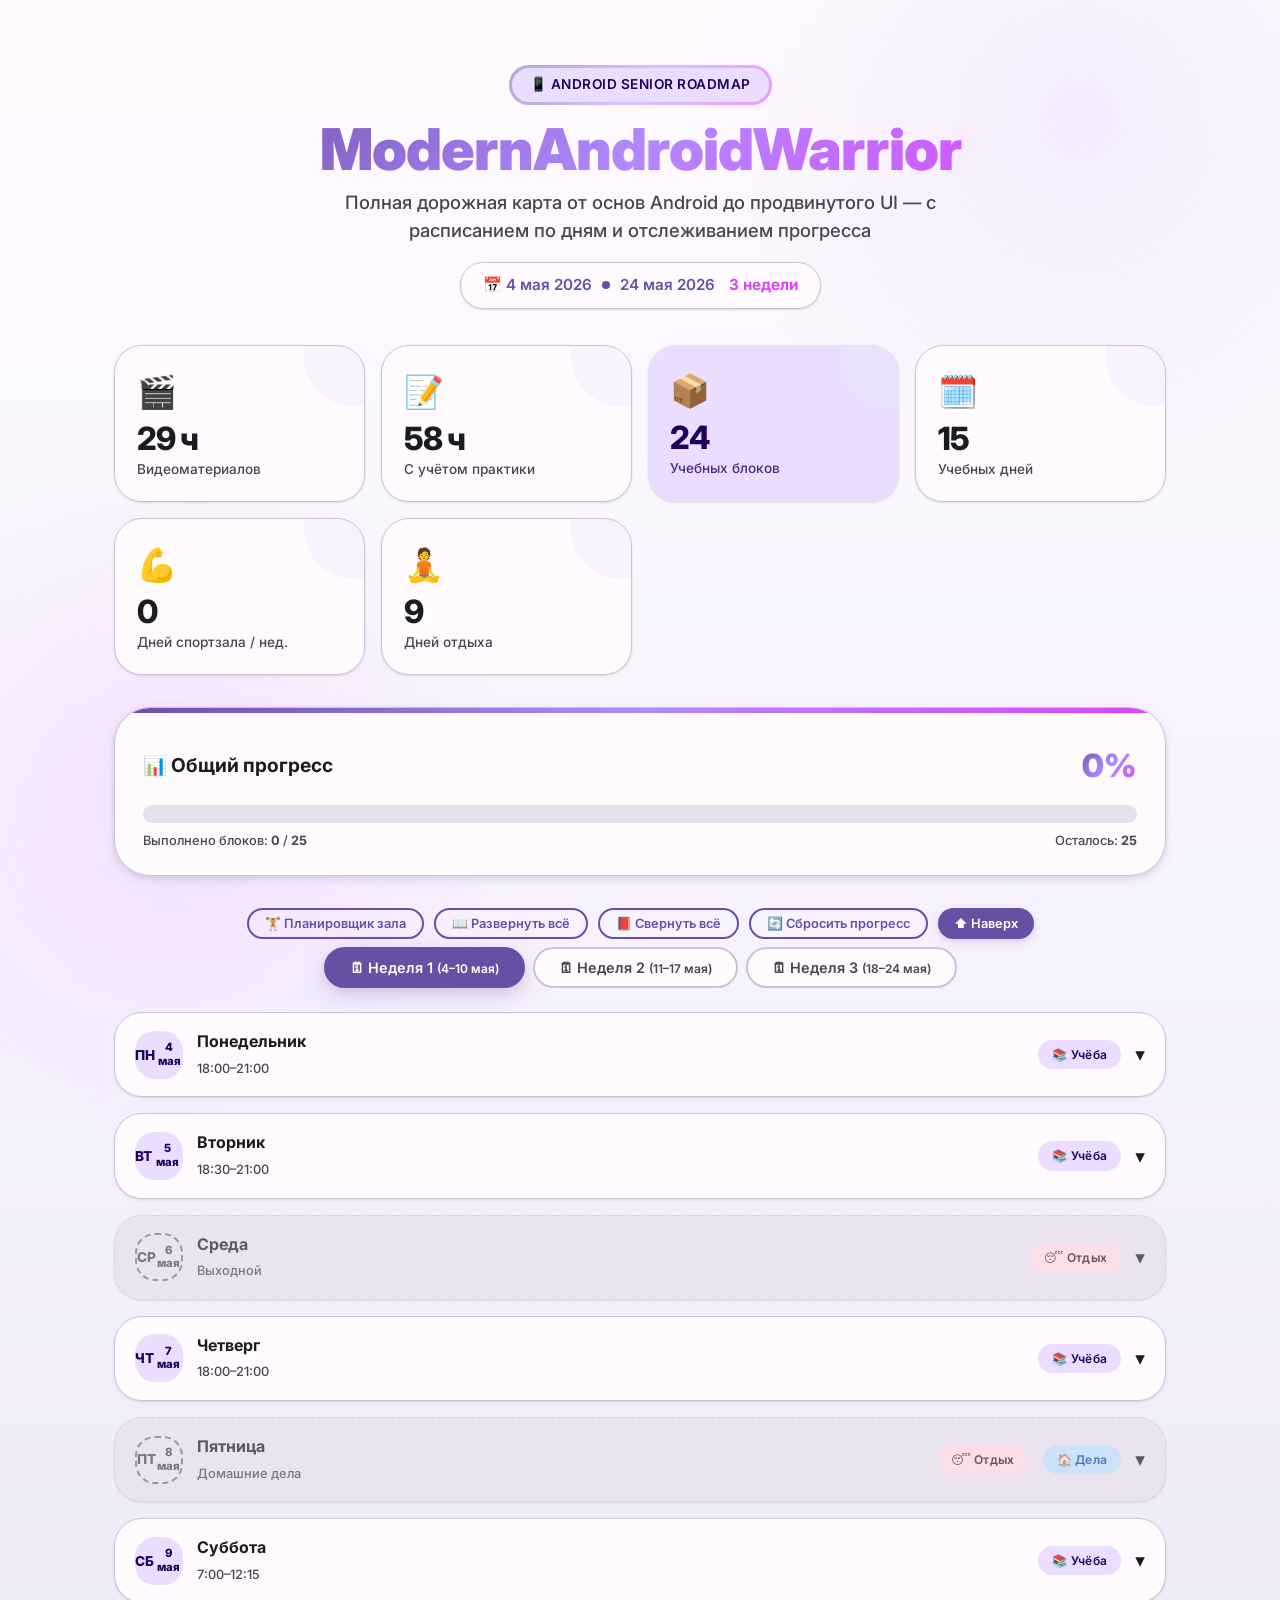
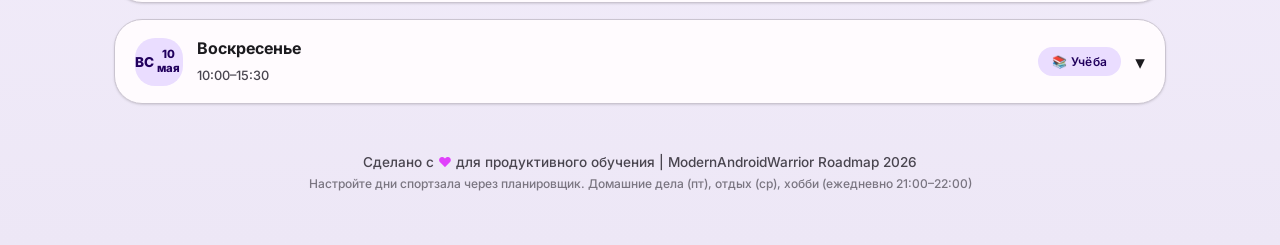
<file: index.html>
<!DOCTYPE html>
<html lang="ru">
<head>
    <meta charset="UTF-8">
    <meta name="viewport" content="width=device-width, initial-scale=1.0">
    <title>ModernAndroidWarrior — Дорожная карта</title>
    <link href="https://fonts.googleapis.com/css2?family=Inter:wght@300;400;500;600;700;800;900&family=JetBrains+Mono:wght@400;500;600&display=swap" rel="stylesheet">
    <link rel="stylesheet" href="css/variables.css">
    <link rel="stylesheet" href="css/base.css">
    <link rel="stylesheet" href="css/components/hero.css">
    <link rel="stylesheet" href="css/components/stats.css">
    <link rel="stylesheet" href="css/components/progress.css">
    <link rel="stylesheet" href="css/components/tabs.css">
    <link rel="stylesheet" href="css/components/day-card.css">
    <link rel="stylesheet" href="css/components/block-item.css">
<link rel="stylesheet" href="css/components/buttons.css">
    <link rel="stylesheet" href="css/components/gym-planner.css">
    <link rel="stylesheet" href="css/responsive.css">
</head>
<body>
    <div class="container">
        <!-- Hero -->
        <header class="hero">
            <div class="hero-badge">📱 Android Senior Roadmap</div>
            <h1 class="hero-title">ModernAndroidWarrior</h1>
            <p class="hero-subtitle">Полная дорожная карта от основ Android до продвинутого UI — с расписанием по дням и отслеживанием прогресса</p>
            <div class="hero-dates">
                <span>📅 4 мая 2026</span>
                <span class="hero-dates__dot"></span>
                <span>24 мая 2026</span>
                <span class="hero-dates__duration">3 недели</span>
            </div>
        </header>

        <!-- Статистика -->
        <div class="stats-grid" id="statsGrid"></div>

        <!-- Прогресс -->
        <div class="progress-section" id="progressSection">
            <div class="progress-header">
                <h3 class="progress-title">📊 Общий прогресс</h3>
                <span class="progress-percent" id="progressPercent">0%</span>
            </div>
            <div class="progress-track">
                <div class="progress-fill" id="progressFill" style="width: 0%;"></div>
            </div>
            <div class="progress-details">
                <span>Выполнено блоков: <strong id="completedCount">0</strong> / <strong id="totalBlocksCount">0</strong></span>
                <span>Осталось: <strong id="remainingBlocks">0</strong></span>
            </div>
        </div>

        <!-- Управление -->
<div class="actions-row">
            <button class="btn btn--outline btn--sm" id="gymPlannerBtn">🏋️ Планировщик зала</button>
            <button class="btn btn--outline btn--sm" id="expandAllBtn">📖 Развернуть всё</button>
            <button class="btn btn--outline btn--sm" id="collapseAllBtn">📕 Свернуть всё</button>
            <button class="btn btn--outline btn--sm" id="resetProgressBtn">🔄 Сбросить прогресс</button>
            <button class="btn btn--primary btn--sm" id="scrollTopBtn">⬆ Наверх</button>
        </div>

        <!-- Табы недель -->
        <div class="tabs" id="tabsContainer"></div>

        <!-- Контент -->
        <div id="weeksContainer"></div>

        <!-- Футер -->
        <footer class="footer">
            <p>Сделано с <span class="heart">❤️</span> для продуктивного обучения | ModernAndroidWarrior Roadmap 2026</p>
            <p class="footer__note">Настройте дни спортзала через планировщик. Домашние дела (пт), отдых (ср), хобби (ежедневно 21:00–22:00)</p>
        </footer>
    </div>

<script src="js/config.js"></script>
    <script src="js/data.js"></script>
    <script src="js/settings-manager.js"></script>
    <script src="js/progress-manager.js"></script>
    <script src="js/schedule-manager.js"></script>
    <script src="js/ui-controller.js"></script>
    <script src="js/app.js"></script>
</body>
</html>
</file>
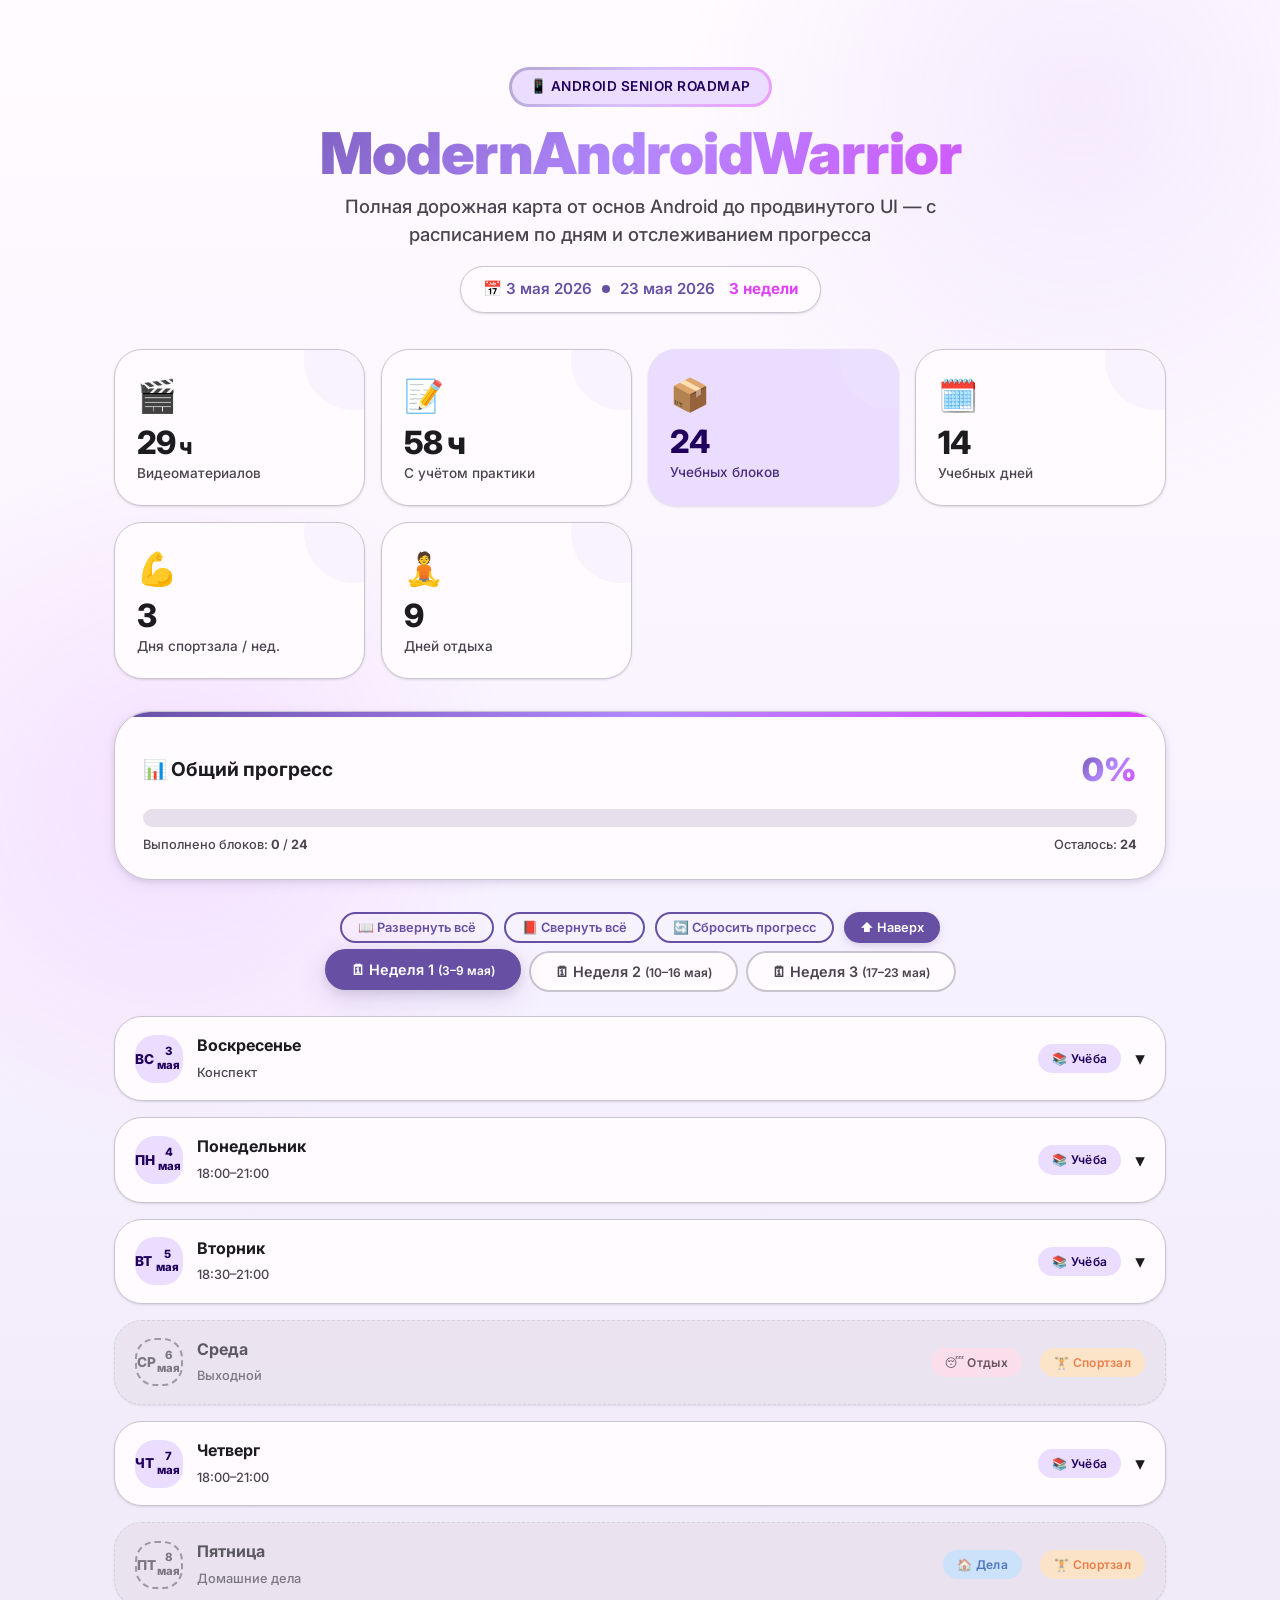
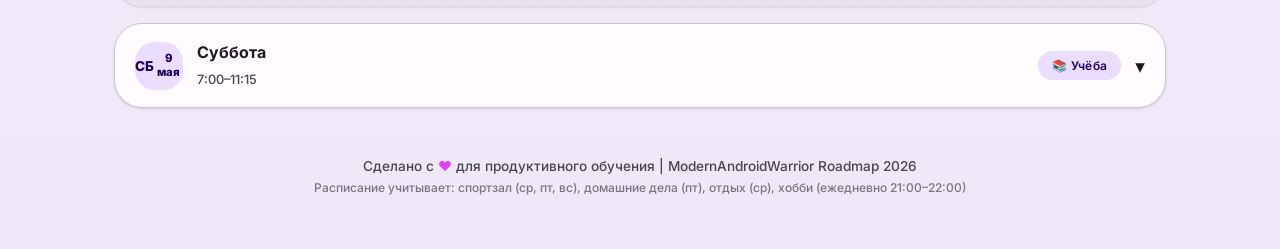
<file: index(old).html>
<!DOCTYPE html>
<html lang="ru">
<head>
    <meta charset="UTF-8">
    <meta name="viewport" content="width=device-width, initial-scale=1.0">
    <title>ModernAndroidWarrior — Дорожная карта</title>
    <link href="https://fonts.googleapis.com/css2?family=Inter:wght@300;400;500;600;700;800;900&family=JetBrains+Mono:wght@400;500;600&display=swap" rel="stylesheet">
    <style>
        :root {
            --primary: #6750A4;
            --primary-container: #EADDFF;
            --on-primary: #FFFFFF;
            --on-primary-container: #21005D;
            --secondary: #625B71;
            --secondary-container: #E8DEF8;
            --on-secondary-container: #1D192B;
            --tertiary: #7D5260;
            --tertiary-container: #FFD8E4;
            --on-tertiary-container: #31111D;
            --surface: #FFFBFE;
            --surface-variant: #E7E0EC;
            --on-surface: #1C1B1F;
            --on-surface-variant: #49454F;
            --outline: #79747E;
            --outline-variant: #CAC4D0;
            --error: #B3261E;
            --error-container: #F9DEDC;
            --success: #2E7D32;
            --success-container: #C8E6C9;
            --gradient-1: linear-gradient(135deg, #6750A4 0%, #B388FF 50%, #E040FB 100%);
            --gradient-2: linear-gradient(135deg, #7C4DFF 0%, #536DFE 50%, #448AFF 100%);
            --gradient-3: linear-gradient(135deg, #E040FB 0%, #FF4081 50%, #FF6E40 100%);
            --gradient-surface: linear-gradient(180deg, #FFFBFE 0%, #F7F2FF 50%, #EDE7F6 100%);
            --shadow-1: 0 1px 3px rgba(0, 0, 0, 0.08), 0 1px 2px rgba(0, 0, 0, 0.06);
            --shadow-2: 0 4px 12px rgba(103, 80, 164, 0.12), 0 2px 6px rgba(0, 0, 0, 0.08);
            --shadow-3: 0 8px 28px rgba(103, 80, 164, 0.18), 0 4px 12px rgba(0, 0, 0, 0.10);
            --shadow-4: 0 16px 48px rgba(103, 80, 164, 0.25), 0 8px 20px rgba(0, 0, 0, 0.14);
            --radius-sm: 12px;
            --radius-md: 20px;
            --radius-lg: 28px;
            --radius-xl: 36px;
            --radius-full: 999px;
            --transition-smooth: cubic-bezier(0.4, 0.0, 0.2, 1);
            --transition-bouncy: cubic-bezier(0.34, 1.56, 0.64, 1);
            --transition-spring: cubic-bezier(0.68, -0.55, 0.27, 1.55);
        }

        * {
            margin: 0;
            padding: 0;
            box-sizing: border-box;
        }

        html {
            scroll-behavior: smooth;
            font-size: 16px;
        }

        body {
            font-family: 'Inter', system-ui, -apple-system, sans-serif;
            background: var(--gradient-surface);
            color: var(--on-surface);
            min-height: 100vh;
            line-height: 1.6;
            -webkit-font-smoothing: antialiased;
            -moz-osx-font-smoothing: grayscale;
            overflow-x: hidden;
        }

        /* Декоративные фоновые элементы */
        body::before {
            content: '';
            position: fixed;
            top: -300px;
            right: -200px;
            width: 800px;
            height: 800px;
            background: radial-gradient(circle, rgba(179, 136, 255, 0.12) 0%, transparent 70%);
            border-radius: 50%;
            pointer-events: none;
            z-index: 0;
            animation: floatBubble 20s ease-in-out infinite;
        }
        body::after {
            content: '';
            position: fixed;
            bottom: -250px;
            left: -180px;
            width: 700px;
            height: 700px;
            background: radial-gradient(circle, rgba(224, 64, 251, 0.10) 0%, transparent 70%);
            border-radius: 50%;
            pointer-events: none;
            z-index: 0;
            animation: floatBubble 25s ease-in-out infinite reverse;
        }

        @keyframes floatBubble {
            0%,
            100% {
                transform: translate(0, 0) scale(1);
            }
            25% {
                transform: translate(40px, -30px) scale(1.08);
            }
            50% {
                transform: translate(-20px, -50px) scale(0.95);
            }
            75% {
                transform: translate(-35px, 20px) scale(1.05);
            }
        }

        /* Контейнер */
        .container {
            max-width: 1100px;
            margin: 0 auto;
            padding: 20px 24px;
            position: relative;
            z-index: 1;
        }

        /* Хедер */
        .hero {
            text-align: center;
            padding: 48px 24px 36px;
            position: relative;
            z-index: 2;
        }
        .hero-badge {
            display: inline-flex;
            align-items: center;
            gap: 8px;
            background: var(--primary-container);
            color: var(--on-primary-container);
            padding: 6px 18px;
            border-radius: var(--radius-full);
            font-size: 0.85rem;
            font-weight: 600;
            letter-spacing: 0.5px;
            text-transform: uppercase;
            margin-bottom: 16px;
            border: 2px solid transparent;
            background-clip: padding-box;
            position: relative;
        }
        .hero-badge::before {
            content: '';
            position: absolute;
            inset: -3px;
            border-radius: var(--radius-full);
            background: var(--gradient-1);
            z-index: -1;
            opacity: 0.5;
        }
        .hero h1 {
            font-size: clamp(2.2rem, 5vw, 3.6rem);
            font-weight: 900;
            letter-spacing: -1px;
            line-height: 1.1;
            background: var(--gradient-1);
            -webkit-background-clip: text;
            -webkit-text-fill-color: transparent;
            background-clip: text;
            margin-bottom: 8px;
        }
        .hero .subtitle {
            font-size: 1.15rem;
            color: var(--on-surface-variant);
            font-weight: 500;
            max-width: 600px;
            margin: 0 auto;
            line-height: 1.5;
        }
        .hero .dates {
            display: inline-flex;
            align-items: center;
            gap: 10px;
            background: var(--surface);
            padding: 10px 22px;
            border-radius: var(--radius-full);
            margin-top: 18px;
            font-weight: 600;
            font-size: 0.95rem;
            color: var(--primary);
            box-shadow: var(--shadow-1);
            border: 1px solid var(--outline-variant);
        }
        .hero .dates .dot {
            width: 8px;
            height: 8px;
            border-radius: 50%;
            background: var(--primary);
            animation: pulse 1.8s ease-in-out infinite;
        }
        @keyframes pulse {
            0%,
            100% {
                opacity: 1;
                transform: scale(1);
            }
            50% {
                opacity: 0.4;
                transform: scale(1.6);
            }
        }

        /* Статистика */
        .stats-grid {
            display: grid;
            grid-template-columns: repeat(auto-fit, minmax(200px, 1fr));
            gap: 16px;
            margin-bottom: 32px;
        }
        .stat-card {
            background: var(--surface);
            border-radius: var(--radius-lg);
            padding: 20px 22px;
            box-shadow: var(--shadow-1);
            border: 1px solid var(--outline-variant);
            position: relative;
            overflow: hidden;
            transition: all 0.35s var(--transition-smooth);
            cursor: default;
        }
        .stat-card:hover {
            box-shadow: var(--shadow-3);
            transform: translateY(-3px);
            border-color: var(--primary-container);
        }
        .stat-card::after {
            content: '';
            position: absolute;
            top: -40px;
            right: -40px;
            width: 100px;
            height: 100px;
            border-radius: 50%;
            background: var(--primary-container);
            opacity: 0.3;
            transition: all 0.5s var(--transition-smooth);
        }
        .stat-card:hover::after {
            opacity: 0.55;
            transform: scale(1.4);
        }
        .stat-card .icon {
            font-size: 2rem;
            margin-bottom: 6px;
            position: relative;
            z-index: 1;
        }
        .stat-card .value {
            font-size: 2rem;
            font-weight: 800;
            letter-spacing: -1px;
            color: var(--on-surface);
            position: relative;
            z-index: 1;
            line-height: 1;
        }
        .stat-card .label {
            font-size: 0.85rem;
            color: var(--on-surface-variant);
            font-weight: 500;
            margin-top: 4px;
            position: relative;
            z-index: 1;
        }
        .stat-card.accent {
            background: var(--primary-container);
            border: none;
            color: var(--on-primary-container);
        }
        .stat-card.accent .value {
            color: var(--on-primary-container);
        }
        .stat-card.accent .label {
            color: var(--on-primary-container);
            opacity: 0.8;
        }
        .stat-card.accent::after {
            background: rgba(255, 255, 255, 0.25);
        }

        /* Прогресс-бар */
        .progress-section {
            background: var(--surface);
            border-radius: var(--radius-xl);
            padding: 24px 28px;
            margin-bottom: 32px;
            box-shadow: var(--shadow-2);
            border: 1px solid var(--outline-variant);
            position: relative;
            overflow: hidden;
        }
        .progress-section::before {
            content: '';
            position: absolute;
            top: 0;
            left: 0;
            right: 0;
            height: 5px;
            background: var(--gradient-1);
            border-radius: var(--radius-xl) var(--radius-xl) 0 0;
        }
        .progress-header {
            display: flex;
            justify-content: space-between;
            align-items: center;
            flex-wrap: wrap;
            gap: 12px;
            margin-bottom: 14px;
            margin-top: 8px;
        }
        .progress-header h3 {
            font-size: 1.2rem;
            font-weight: 700;
            color: var(--on-surface);
        }
        .progress-percent {
            font-size: 2rem;
            font-weight: 900;
            background: var(--gradient-1);
            -webkit-background-clip: text;
            -webkit-text-fill-color: transparent;
            background-clip: text;
        }
        .progress-track {
            width: 100%;
            height: 18px;
            background: var(--surface-variant);
            border-radius: var(--radius-full);
            overflow: hidden;
            position: relative;
        }
        .progress-fill {
            height: 100%;
            background: var(--gradient-2);
            border-radius: var(--radius-full);
            transition: width 0.7s var(--transition-bouncy);
            position: relative;
            min-width: 0%;
        }
        .progress-fill::after {
            content: '';
            position: absolute;
            right: 4px;
            top: 3px;
            bottom: 3px;
            width: 30px;
            background: rgba(255, 255, 255, 0.5);
            border-radius: var(--radius-full);
            animation: shimmer 2s ease-in-out infinite;
        }
        @keyframes shimmer {
            0%,
            100% {
                opacity: 0.5;
            }
            50% {
                opacity: 1;
            }
        }
        .progress-details {
            display: flex;
            justify-content: space-between;
            margin-top: 8px;
            font-size: 0.8rem;
            color: var(--on-surface-variant);
            font-weight: 500;
            flex-wrap: wrap;
            gap: 4px;
        }

        /* Табы недель */
        .tabs {
            display: flex;
            gap: 8px;
            flex-wrap: wrap;
            margin-bottom: 24px;
            justify-content: center;
        }
        .tab-btn {
            padding: 10px 24px;
            border-radius: var(--radius-full);
            border: 2px solid var(--outline-variant);
            background: var(--surface);
            cursor: pointer;
            font-weight: 600;
            font-size: 0.9rem;
            font-family: inherit;
            transition: all 0.3s var(--transition-smooth);
            color: var(--on-surface-variant);
            white-space: nowrap;
        }
        .tab-btn:hover {
            background: var(--primary-container);
            border-color: var(--primary);
            color: var(--on-primary-container);
            box-shadow: var(--shadow-2);
            transform: translateY(-2px);
        }
        .tab-btn.active {
            background: var(--primary);
            color: var(--on-primary);
            border-color: var(--primary);
            box-shadow: var(--shadow-3);
            transform: translateY(-2px);
        }

/* Контент недели */
        .week-content {
            display: none !important;
        }
        .week-content.active {
            display: block !important;
        }
        @keyframes fadeSlideIn {
            from {
                opacity: 0;
                transform: translateY(16px);
            }
            to {
                opacity: 1;
                transform: translateY(0);
            }
        }

        /* День */
        .day-card {
            background: var(--surface);
            border-radius: var(--radius-lg);
            margin-bottom: 16px;
            box-shadow: var(--shadow-1);
            border: 1px solid var(--outline-variant);
            overflow: hidden;
            transition: all 0.3s var(--transition-smooth);
            position: relative;
        }
        .day-card:hover {
            box-shadow: var(--shadow-2);
            border-color: var(--primary-container);
        }
        .day-card.rest-day {
            opacity: 0.7;
            border-style: dashed;
            background: var(--surface-variant);
        }
        .day-header {
            display: flex;
            align-items: center;
            gap: 14px;
            padding: 16px 20px;
            cursor: pointer;
            user-select: none;
            transition: background 0.2s;
            flex-wrap: wrap;
        }
        .day-header:hover {
            background: rgba(103, 80, 164, 0.03);
        }
        .day-indicator {
            width: 48px;
            height: 48px;
            border-radius: var(--radius-md);
            display: flex;
            align-items: center;
            justify-content: center;
            font-weight: 800;
            font-size: 0.85rem;
            flex-shrink: 0;
            background: var(--primary-container);
            color: var(--on-primary-container);
            text-align: center;
            line-height: 1.2;
        }
        .day-card.rest-day .day-indicator {
            background: var(--surface-variant);
            color: var(--on-surface-variant);
            border: 2px dashed var(--outline);
        }
        .day-card.completed-day .day-indicator {
            background: var(--success-container);
            color: var(--success);
            border: 3px solid var(--success);
        }
        .day-info {
            flex: 1;
            min-width: 180px;
        }
        .day-info .day-name {
            font-weight: 700;
            font-size: 1rem;
            color: var(--on-surface);
        }
        .day-info .day-date {
            font-size: 0.8rem;
            color: var(--on-surface-variant);
            font-weight: 500;
        }
        .day-badge {
            padding: 5px 14px;
            border-radius: var(--radius-full);
            font-size: 0.75rem;
            font-weight: 600;
            letter-spacing: 0.3px;
            white-space: nowrap;
        }
        .badge-study {
            background: var(--primary-container);
            color: var(--on-primary-container);
        }
        .badge-rest {
            background: var(--tertiary-container);
            color: var(--on-tertiary-container);
        }
        .badge-gym {
            background: #FFE0B2;
            color: #E65100;
        }
        .badge-home {
            background: #BBDEFB;
            color: #0D47A1;
        }
        .badge-success {
            background: var(--success-container);
            color: var(--success);
        }

        .day-body {
            padding: 0 20px 18px 20px;
            display: none;
            border-top: 1px solid var(--outline-variant);
            margin-top: 4px;
            padding-top: 16px;
        }
        .day-card.open .day-body {
            display: block;
        }
        .day-card.open .day-header {
            border-bottom: 1px solid transparent;
        }

        /* Блоки */
        .block-item {
            display: flex;
            align-items: flex-start;
            gap: 12px;
            padding: 12px 16px;
            border-radius: var(--radius-md);
            margin-bottom: 8px;
            background: var(--surface-variant);
            transition: all 0.3s var(--transition-smooth);
            cursor: pointer;
            position: relative;
        }
        .block-item:hover {
            background: var(--primary-container);
            box-shadow: var(--shadow-1);
        }
        .block-item.completed {
            background: var(--success-container);
            text-decoration: none;
            opacity: 0.85;
        }
        .block-item.completed .block-title {
            text-decoration: line-through;
            text-decoration-color: var(--success);
            text-decoration-thickness: 2px;
        }
        .block-checkbox {
            width: 26px;
            height: 26px;
            border-radius: 50%;
            border: 2.5px solid var(--outline);
            flex-shrink: 0;
            display: flex;
            align-items: center;
            justify-content: center;
            transition: all 0.25s var(--transition-spring);
            background: white;
            margin-top: 1px;
        }
        .block-item.completed .block-checkbox {
            background: var(--success);
            border-color: var(--success);
        }
        .block-checkbox::after {
            content: '✓';
            color: white;
            font-weight: 700;
            font-size: 0.8rem;
            opacity: 0;
            transform: scale(0);
            transition: all 0.25s var(--transition-spring);
        }
        .block-item.completed .block-checkbox::after {
            opacity: 1;
            transform: scale(1);
        }
        .block-info {
            flex: 1;
            min-width: 0;
        }
        .block-title {
            font-weight: 600;
            font-size: 0.9rem;
            color: var(--on-surface);
            line-height: 1.3;
        }
        .block-meta {
            font-size: 0.75rem;
            color: var(--on-surface-variant);
            margin-top: 2px;
            font-weight: 500;
        }
        .block-time {
            font-family: 'JetBrains Mono', monospace;
            font-size: 0.75rem;
            font-weight: 600;
            color: var(--primary);
            white-space: nowrap;
            flex-shrink: 0;
            align-self: center;
        }
        .block-item.completed .block-time {
            color: var(--success);
        }

        /* Кнопки */
        .btn {
            display: inline-flex;
            align-items: center;
            gap: 8px;
            padding: 10px 22px;
            border-radius: var(--radius-full);
            border: none;
            cursor: pointer;
            font-weight: 600;
            font-size: 0.9rem;
            font-family: inherit;
            transition: all 0.3s var(--transition-smooth);
            text-decoration: none;
        }
        .btn-primary {
            background: var(--primary);
            color: var(--on-primary);
            box-shadow: var(--shadow-2);
        }
        .btn-primary:hover {
            box-shadow: var(--shadow-4);
            transform: translateY(-2px);
            filter: brightness(1.08);
        }
        .btn-outline {
            background: transparent;
            border: 2px solid var(--primary);
            color: var(--primary);
        }
        .btn-outline:hover {
            background: var(--primary-container);
            transform: translateY(-2px);
        }
        .btn-sm {
            padding: 6px 16px;
            font-size: 0.8rem;
            gap: 5px;
        }

        .actions-row {
            display: flex;
            gap: 10px;
            flex-wrap: wrap;
            justify-content: center;
            margin: 16px 0 8px;
        }

        /* Футер */
        .footer {
            text-align: center;
            padding: 32px 20px;
            color: var(--on-surface-variant);
            font-size: 0.85rem;
            font-weight: 500;
        }
        .footer .heart {
            color: #E040FB;
            animation: pulse 1.5s ease-in-out infinite;
            display: inline-block;
        }

        /* Медиа */
        @media (max-width: 768px) {
            .hero h1 {
                font-size: 2rem;
            }
            .stats-grid {
                grid-template-columns: repeat(2, 1fr);
                gap: 10px;
            }
            .stat-card {
                padding: 14px 16px;
            }
            .stat-card .value {
                font-size: 1.5rem;
            }
            .day-header {
                padding: 12px 14px;
                gap: 10px;
            }
            .day-indicator {
                width: 38px;
                height: 38px;
                font-size: 0.7rem;
                border-radius: var(--radius-sm);
            }
            .block-item {
                padding: 10px 12px;
                gap: 8px;
            }
            .block-time {
                font-size: 0.7rem;
            }
            .tabs {
                gap: 5px;
            }
            .tab-btn {
                padding: 8px 15px;
                font-size: 0.8rem;
            }
        }
        @media (max-width: 400px) {
            .stats-grid {
                grid-template-columns: 1fr 1fr;
                gap: 8px;
            }
            .stat-card {
                padding: 10px 12px;
            }
            .stat-card .value {
                font-size: 1.3rem;
            }
            .stat-card .label {
                font-size: 0.7rem;
            }
            .container {
                padding: 10px 8px;
            }
            .hero {
                padding: 24px 10px 20px;
            }
        }

        /* Анимация конфетти при завершении */
        .confetti {
            position: fixed;
            pointer-events: none;
            z-index: 9999;
            animation: confettiFall 2s ease-out forwards;
        }
        @keyframes confettiFall {
            0% {
                opacity: 1;
                transform: translateY(-100px) rotate(0deg);
            }
            100% {
                opacity: 0;
                transform: translateY(105vh) rotate(720deg);
            }
        }

        /* Подсветка нового */
        .highlight-pulse {
            animation: highlightPulse 0.6s var(--transition-smooth);
        }
        @keyframes highlightPulse {
            0%,
            100% {
                box-shadow: var(--shadow-1);
            }
            50% {
                box-shadow: 0 0 0 8px rgba(103, 80, 164, 0.25);
            }
        }

        /* Scrollbar */
        ::-webkit-scrollbar {
            width: 8px;
        }
        ::-webkit-scrollbar-track {
            background: var(--surface-variant);
            border-radius: 4px;
        }
        ::-webkit-scrollbar-thumb {
            background: var(--primary);
            border-radius: 4px;
            opacity: 0.7;
        }
    </style>
</head>
<body>

    <div class="container">
        <!-- Hero -->
        <header class="hero">
            <div class="hero-badge">📱 Android Senior Roadmap</div>
            <h1>ModernAndroidWarrior</h1>
            <p class="subtitle">Полная дорожная карта от основ Android до продвинутого UI — с расписанием по дням и отслеживанием прогресса</p>
<div class="dates">
                <span>📅 3 мая 2026</span>
                <span class="dot"></span>
                <span>23 мая 2026</span>
                <span style="margin-left:4px;font-weight:700;color:#E040FB;">3 недели</span>
            </div>
        </header>

        <!-- Статистика -->
        <div class="stats-grid" id="statsGrid">
            <div class="stat-card">
                <div class="icon">🎬</div>
                <div class="value">29<small style="font-size:0.7em;"> ч</small></div>
                <div class="label">Видеоматериалов</div>
            </div>
            <div class="stat-card">
                <div class="icon">📝</div>
                <div class="value" id="totalStudyHours">58<small style="font-size:0.7em;"> ч</small></div>
                <div class="label">С учётом практики</div>
            </div>
            <div class="stat-card accent">
                <div class="icon">📦</div>
                <div class="value" id="totalBlocks">24</div>
                <div class="label">Учебных блоков</div>
            </div>
            <div class="stat-card">
                <div class="icon">🗓️</div>
                <div class="value" id="totalStudyDays">15</div>
                <div class="label">Учебных дней</div>
            </div>
            <div class="stat-card">
                <div class="icon">💪</div>
                <div class="value">3</div>
                <div class="label">Дня спортзала / нед.</div>
            </div>
            <div class="stat-card">
                <div class="icon">🧘</div>
                <div class="value">9</div>
                <div class="label">Дней отдыха</div>
            </div>
        </div>

        <!-- Прогресс -->
        <div class="progress-section" id="progressSection">
            <div class="progress-header">
                <h3>📊 Общий прогресс</h3>
                <span class="progress-percent" id="progressPercent">0%</span>
            </div>
            <div class="progress-track">
                <div class="progress-fill" id="progressFill" style="width: 0%;"></div>
            </div>
            <div class="progress-details">
                <span>Выполнено блоков: <strong id="completedCount">0</strong> / <strong id="totalBlocksCount">24</strong></span>
                <span>Осталось: <strong id="remainingBlocks">24</strong></span>
            </div>
        </div>

        <!-- Кнопки -->
        <div class="actions-row">
            <button class="btn btn-outline btn-sm" onclick="expandAllDays()" title="Развернуть все дни">📖 Развернуть всё</button>
            <button class="btn btn-outline btn-sm" onclick="collapseAllDays()" title="Свернуть все дни">📕 Свернуть всё</button>
            <button class="btn btn-outline btn-sm" onclick="resetProgress()" title="Сбросить весь прогресс">🔄 Сбросить прогресс</button>
            <button class="btn btn-primary btn-sm" onclick="window.scrollTo({top:0,behavior:'smooth'});" title="Наверх">⬆ Наверх</button>
        </div>

        <!-- Табы -->
        <div class="tabs" id="tabsContainer">
<button class="tab-btn active" data-week="1">🗓 Неделя 1 <small>(3–9 мая)</small></button>
            <button class="tab-btn" data-week="2">🗓 Неделя 2 <small>(10–16 мая)</small></button>
            <button class="tab-btn" data-week="3">🗓 Неделя 3 <small>(17–23 мая)</small></button>
        </div>

<!-- Контент недель -->
        <div id="weeksContainer">
            <!-- Неделя 1 -->
            <div class="week-content active" data-week="1">
                <div class="day-card" data-day="sun-1" data-blocks="6">
                    <div class="day-header" onclick="toggleDay(this)">
                        <div class="day-indicator">ВС<br><small>3 мая</small></div>
                        <div class="day-info"><span class="day-name">Воскресенье</span><br><span class="day-date">Конспект</span></div>
                        <span class="day-badge badge-study">📚 Учёба</span>
                        <span style="margin-left:auto;font-size:1.2rem;transition:transform 0.3s;display:inline-block;">▾</span>
                    </div>
                    <div class="day-body">
                        <div class="block-item" data-block-id="1-1" onclick="toggleBlock(this, '1-1')">
                            <div class="block-checkbox"></div>
                            <div class="block-info"><span class="block-title">Глава 1, Блок 1. Android Structure</span><br><span class="block-meta">Просмотр + практика AIDL + конспект</span></div>
                            <span class="block-time">2ч 48м</span>
                        </div>
                        <div class="block-item" data-block-id="1-2" onclick="toggleBlock(this, '1-2')">
                            <div class="block-checkbox"></div>
                            <div class="block-info"><span class="block-title">Глава 1, Блок 1.5. Сеть (часть 1)</span><br><span class="block-meta">Полный просмотр видео + конспект</span></div>
                            <span class="block-time">2ч 30м</span>
                        </div>
                        <div class="block-item" data-block-id="1-3" onclick="toggleBlock(this, '1-3')">
                            <div class="block-checkbox"></div>
                            <div class="block-info"><span class="block-title">Глава 1, Блок 1.5. Сеть (часть 2)</span><br><span class="block-meta">Повтор практики: с видео + без видео</span></div>
                            <span class="block-time">3ч</span>
                        </div>
                        <div class="block-item" data-block-id="1-4" onclick="toggleBlock(this, '1-4')">
                            <div class="block-checkbox"></div>
                            <div class="block-info"><span class="block-title">Глава 1, Блок 4. Background Work</span><br><span class="block-meta">Просмотр + двойной повтор практики + конспект</span></div>
                            <span class="block-time">4ч 15м</span>
                        </div>
                        <div class="block-item" data-block-id="1-5" onclick="toggleBlock(this, '1-5')">
                            <div class="block-checkbox"></div>
                            <div class="block-info"><span class="block-title">Глава 1, Блок 2. AOT vs JIT</span><br><span class="block-meta">Микроблок ~40 мин</span></div><span class="block-time">40м</span>
                        </div>
                        <div class="block-item" data-block-id="1-6" onclick="toggleBlock(this, '1-6')">
                            <div class="block-checkbox"></div>
                            <div class="block-info"><span class="block-title">Глава 1, Блок 3. Java Memory Model</span><br><span class="block-meta">Микроблок ~1 ч</span></div><span class="block-time">1ч</span>
                        </div>
                    </div>
                </div>
                <div class="day-card" data-day="mon-1" data-blocks="1">
                    <div class="day-header" onclick="toggleDay(this)">
                        <div class="day-indicator">ПН<br><small>4 мая</small></div>
                        <div class="day-info"><span class="day-name">Понедельник</span><br><span class="day-date">18:00–21:00</span></div>
                        <span class="day-badge badge-study">📚 Учёба</span>
                        <span style="margin-left:auto;font-size:1.2rem;transition:transform 0.3s;display:inline-block;">▾</span>
                    </div>
                    <div class="day-body">
                        <div class="block-item" data-block-id="1-7" onclick="toggleBlock(this, '1-7')">
                            <div class="block-checkbox"></div>
                            <div class="block-info"><span class="block-title">Глава 1, Блок 5. Performance</span><br><span class="block-meta">Микроблок ~50 мин</span></div><span class="block-time">50м</span>
                        </div>
                    </div>
                </div>
                <div class="day-card" data-day="tue-1" data-blocks="1">
                    <div class="day-header" onclick="toggleDay(this)">
                        <div class="day-indicator">ВТ<br><small>5 мая</small></div>
                        <div class="day-info"><span class="day-name">Вторник</span><br><span class="day-date">18:30–21:00</span></div>
                        <span class="day-badge badge-study">📚 Учёба</span>
                        <span style="margin-left:auto;font-size:1.2rem;transition:transform 0.3s;display:inline-block;">▾</span>
                    </div>
                    <div class="day-body">
                        <div class="block-item" data-block-id="1-8" onclick="toggleBlock(this, '1-8')">
                            <div class="block-checkbox"></div>
                            <div class="block-info"><span class="block-title">Глава 1, Блок 6. UI</span><br><span class="block-meta">Микроблок ~53 мин</span></div><span class="block-time">53м</span>
                        </div>
                    </div>
                </div>
                <div class="day-card rest-day" data-day="wed-1" data-blocks="0">
                    <div class="day-header" onclick="toggleDay(this)">
                        <div class="day-indicator">СР<br><small>6 мая</small></div>
                        <div class="day-info"><span class="day-name">Среда</span><br><span class="day-date">Выходной</span></div>
                        <span class="day-badge badge-rest">😴 Отдых</span>
                        <span class="day-badge badge-gym" style="margin-left:4px;">🏋️ Спортзал</span>
                    </div>
                </div>
                <div class="day-card" data-day="thu-1" data-blocks="1">
                    <div class="day-header" onclick="toggleDay(this)">
                        <div class="day-indicator">ЧТ<br><small>7 мая</small></div>
                        <div class="day-info"><span class="day-name">Четверг</span><br><span class="day-date">18:00–21:00</span></div>
                        <span class="day-badge badge-study">📚 Учёба</span>
                        <span style="margin-left:auto;font-size:1.2rem;transition:transform 0.3s;display:inline-block;">▾</span>
                    </div>
                    <div class="day-body">
                        <div class="block-item" data-block-id="1-9" onclick="toggleBlock(this, '1-9')">
                            <div class="block-checkbox"></div>
                            <div class="block-info"><span class="block-title">Глава 2, Блок 2. Clean Architecture</span><br><span class="block-meta">Микроблок ~45 мин</span></div><span class="block-time">45м</span>
                        </div>
                    </div>
                </div>
                <div class="day-card rest-day" data-day="fri-1" data-blocks="0">
                    <div class="day-header" onclick="toggleDay(this)">
                        <div class="day-indicator">ПТ<br><small>8 мая</small></div>
                        <div class="day-info"><span class="day-name">Пятница</span><br><span class="day-date">Домашние дела</span></div>
                        <span class="day-badge badge-home">🏠 Дела</span>
                        <span class="day-badge badge-gym" style="margin-left:4px;">🏋️ Спортзал</span>
                    </div>
                </div>
                                <div class="day-card" data-day="sat-1" data-blocks="1">
                    <div class="day-header" onclick="toggleDay(this)">
                        <div class="day-indicator">СБ<br><small>9 мая</small></div>
                        <div class="day-info"><span class="day-name">Суббота</span><br><span class="day-date">7:00–11:15</span></div>
                        <span class="day-badge badge-study">📚 Учёба</span>
                        <span style="margin-left:auto;font-size:1.2rem;transition:transform 0.3s;display:inline-block;">▾</span>
                    </div>
                    <div class="day-body">
                        <div class="block-item" data-block-id="1-10" onclick="toggleBlock(this, '1-10')">
                            <div class="block-checkbox"></div>
                            <div class="block-info"><span class="block-title">Глава 2, Блок 3. SOLID</span><br><span class="block-meta">Микроблок ~30 мин</span></div><span class="block-time">30м</span>
                        </div>
                    </div>
                </div>
            </div>

            <!-- Неделя 2 -->
            <div class="week-content" data-week="2">
                <div class="day-card" data-day="sun-2" data-blocks="2">
                    <div class="day-header" onclick="toggleDay(this)">
                        <div class="day-indicator">ВС<br><small>10 мая</small></div>
                        <div class="day-info"><span class="day-name">Воскресенье</span><br><span class="day-date">10:00–16:00 (спортзал утром)</span></div>
                        <span class="day-badge badge-study">📚 Учёба</span>
                        <span class="day-badge badge-gym" style="margin-left:4px;">🏋️ Зал</span>
                        <span style="margin-left:auto;font-size:1.2rem;transition:transform 0.3s;display:inline-block;">▾</span>
                    </div>
                    <div class="day-body">
                        <div class="block-item" data-block-id="2-1" onclick="toggleBlock(this, '2-1')">
                            <div class="block-checkbox"></div>
                            <div class="block-info"><span class="block-title">Глава 2, Блок 1. Многомодульность (часть 1)</span><br><span class="block-meta">Просмотр + конспект</span></div><span class="block-time">3ч</span>
                        </div>
                        <div class="block-item" data-block-id="2-2" onclick="toggleBlock(this, '2-2')">
                            <div class="block-checkbox"></div>
                            <div class="block-info"><span class="block-title">Глава 2, Блок 1. Многомодульность (часть 2)</span><br><span class="block-meta">Практика + повтор</span></div><span class="block-time">3ч 6м</span>
                        </div>
                    </div>
                </div>
                <div class="day-card" data-day="mon-2" data-blocks="1">
                    <div class="day-header" onclick="toggleDay(this)">
                        <div class="day-indicator">ПН<br><small>11 мая</small></div>
                        <div class="day-info"><span class="day-name">Понедельник</span><br><span class="day-date">18:00–21:00</span></div>
                        <span class="day-badge badge-study">📚 Учёба</span>
                        <span style="margin-left:auto;font-size:1.2rem;transition:transform 0.3s;display:inline-block;">▾</span>
                    </div>
                    <div class="day-body">
                        <div class="block-item" data-block-id="2-3" onclick="toggleBlock(this, '2-3')">
                            <div class="block-checkbox"></div>
                            <div class="block-info"><span class="block-title">Глава 2, Блок 4. Навигация</span><br><span class="block-meta">Микроблок ~39 мин</span></div><span class="block-time">39м</span>
                        </div>
                        <div class="block-item" data-block-id="2-4" onclick="toggleBlock(this, '2-4')">
                            <div class="block-checkbox"></div>
                            <div class="block-info"><span class="block-title">Глава 2, Блок 4.5. Практика Decompose</span><br><span class="block-meta">Микроблок ~45 мин</span></div><span class="block-time">45м</span>
                        </div>
                        <div class="block-item" data-block-id="2-5" onclick="toggleBlock(this, '2-5')">
                            <div class="block-checkbox"></div>
                            <div class="block-info"><span class="block-title">Глава 2, Блок 5. DI</span><br><span class="block-meta">Микроблок ~1 ч</span></div><span class="block-time">1ч</span>
                        </div>
                        <div class="block-item" data-block-id="2-6" onclick="toggleBlock(this, '2-6')">
                            <div class="block-checkbox"></div>
                            <div class="block-info"><span class="block-title">Глава 2, Блок 6. Compose</span><br><span class="block-meta">Микроблок ~39 мин</span></div><span class="block-time">39м</span>
                        </div>
                    </div>
                </div>
                <div class="day-card" data-day="tue-2" data-blocks="1">
                    <div class="day-header" onclick="toggleDay(this)">
                        <div class="day-indicator">ВТ<br><small>12 мая</small></div>
                        <div class="day-info"><span class="day-name">Вторник</span><br><span class="day-date">18:00–21:10</span></div>
                        <span class="day-badge badge-study">📚 Учёба</span>
                        <span style="margin-left:auto;font-size:1.2rem;transition:transform 0.3s;display:inline-block;">▾</span>
                    </div>
                    <div class="day-body">
                        <div class="block-item" data-block-id="2-7" onclick="toggleBlock(this, '2-7')">
                            <div class="block-checkbox"></div>
                            <div class="block-info"><span class="block-title">Глава 2, Блок 7. Ошибки в проекте</span><br><span class="block-meta">~30 мин</span></div><span class="block-time">30м</span>
                        </div>
                    </div>
                </div>
                <div class="day-card rest-day" data-day="wed-2" data-blocks="0">
                    <div class="day-header" onclick="toggleDay(this)">
                        <div class="day-indicator">СР<br><small>13 мая</small></div>
                        <div class="day-info"><span class="day-name">Среда</span><br><span class="day-date">Выходной</span></div>
                        <span class="day-badge badge-rest">😴 Отдых</span>
                        <span class="day-badge badge-gym" style="margin-left:4px;">🏋️ Спортзал</span>
                    </div>
                </div>
                <div class="day-card" data-day="thu-2" data-blocks="1">
                    <div class="day-header" onclick="toggleDay(this)">
                        <div class="day-indicator">ЧТ<br><small>14 мая</small></div>
                        <div class="day-info"><span class="day-name">Четверг</span><br><span class="day-date">18:00–21:03</span></div>
                        <span class="day-badge badge-study">📚 Учёба</span>
                        <span style="margin-left:auto;font-size:1.2rem;transition:transform 0.3s;display:inline-block;">▾</span>
                    </div>
                    <div class="day-body">
                        <div class="block-item" data-block-id="2-8" onclick="toggleBlock(this, '2-8')">
                            <div class="block-checkbox"></div>
                            <div class="block-info"><span class="block-title">Глава 3, Блок 1. Зачем нам сборка</span><br><span class="block-meta">~30 мин</span></div><span class="block-time">30м</span>
                        </div>
                        <div class="block-item" data-block-id="2-9" onclick="toggleBlock(this, '2-9')">
                            <div class="block-checkbox"></div>
                            <div class="block-info"><span class="block-title">Глава 3, Блок 2. Основы Gradle</span><br><span class="block-meta">~1ч 48м</span></div><span class="block-time">1ч 48м</span>
                        </div>
                        <div class="block-item" data-block-id="2-10" onclick="toggleBlock(this, '2-10')">
                            <div class="block-checkbox"></div>
                            <div class="block-info"><span class="block-title">Глава 3, Блок 3. Зависимости</span><br><span class="block-meta">~2ч 02м</span></div><span class="block-time">2ч 02м</span>
                        </div>
                        <div class="block-item" data-block-id="2-11" onclick="toggleBlock(this, '2-11')">
                            <div class="block-checkbox"></div>
                            <div class="block-info"><span class="block-title">Глава 3, Блок 4. Kotlin Multiplatform</span><br><span class="block-meta">~39 мин</span></div><span class="block-time">39м</span>
                        </div>
                    </div>
                </div>
                <div class="day-card rest-day" data-day="fri-2" data-blocks="0">
                    <div class="day-header" onclick="toggleDay(this)">
                        <div class="day-indicator">ПТ<br><small>15 мая</small></div>
                        <div class="day-info"><span class="day-name">Пятница</span><br><span class="day-date">Домашние дела</span></div>
                        <span class="day-badge badge-home">🏠 Дела</span>
                        <span class="day-badge badge-gym" style="margin-left:4px;">🏋️ Спортзал</span>
                    </div>
                </div>
                <div class="day-card" data-day="sat-2" data-blocks="1">
                    <div class="day-header" onclick="toggleDay(this)">
                        <div class="day-indicator">СБ<br><small>16 мая</small></div>
                        <div class="day-info"><span class="day-name">Суббота</span><br><span class="day-date">7:00–12:30</span></div>
                        <span class="day-badge badge-study">📚 Учёба</span>
                        <span style="margin-left:auto;font-size:1.2rem;transition:transform 0.3s;display:inline-block;">▾</span>
                    </div>
                    <div class="day-body">
                        <div class="block-item" data-block-id="2-12" onclick="toggleBlock(this, '2-12')">
                            <div class="block-checkbox"></div>
                            <div class="block-info"><span class="block-title">Глава 3, Блок 5. Flavors, Builds & Execution</span><br><span class="block-meta">~4ч 47м</span></div><span class="block-time">4ч 47м</span>
                        </div>
                        <div class="block-item" data-block-id="2-13" onclick="toggleBlock(this, '2-13')">
                            <div class="block-checkbox"></div>
                            <div class="block-info"><span class="block-title">Глава 4, Блок 1. Тайны XML</span><br><span class="block-meta">~1ч 08м</span></div><span class="block-time">1ч 08м</span>
                        </div>
                    </div>
                </div>
            </div>

            <!-- Неделя 3 -->
            <div class="week-content" data-week="3">
                <div class="day-card" data-day="sun-3" data-blocks="1">
                    <div class="day-header" onclick="toggleDay(this)">
                        <div class="day-indicator">ВС<br><small>17 мая</small></div>
                        <div class="day-info"><span class="day-name">Воскресенье</span><br><span class="day-date">10:00–16:00 (спортзал утром)</span></div>
                        <span class="day-badge badge-study">📚 Учёба</span>
                        <span class="day-badge badge-gym" style="margin-left:4px;">🏋️ Зал</span>
                        <span style="margin-left:auto;font-size:1.2rem;transition:transform 0.3s;display:inline-block;">▾</span>
                    </div>
                    <div class="day-body">
                        <div class="block-item" data-block-id="3-1" onclick="toggleBlock(this, '3-1')">
                            <div class="block-checkbox"></div>
                            <div class="block-info"><span class="block-title">Глава 3, Блок 6. Публикация артефакта</span><br><span class="block-meta">~2ч 40м</span></div><span class="block-time">2ч 40м</span>
                        </div>
                    </div>
                </div>
                <div class="day-card" data-day="mon-3" data-blocks="1">
                    <div class="day-header" onclick="toggleDay(this)">
                        <div class="day-indicator">ПН<br><small>18 мая</small></div>
                        <div class="day-info"><span class="day-name">Понедельник</span><br><span class="day-date">18:00–20:40</span></div>
                        <span class="day-badge badge-study">📚 Учёба</span>
                        <span style="margin-left:auto;font-size:1.2rem;transition:transform 0.3s;display:inline-block;">▾</span>
                    </div>
                    <div class="day-body">
                        <div class="block-item" data-block-id="3-2" onclick="toggleBlock(this, '3-2')">
                            <div class="block-checkbox"></div>
                            <div class="block-info"><span class="block-title">Глава 4, Блок 2. Jetpack Compose Internals</span><br><span class="block-meta">~1ч 17м</span></div><span class="block-time">1ч 17м</span>
                        </div>
                        <div class="block-item" data-block-id="3-3" onclick="toggleBlock(this, '3-3')">
                            <div class="block-checkbox"></div>
                            <div class="block-info"><span class="block-title">Глава 4, Блок 3. UI Performance (часть 1)</span><br><span class="block-meta">~1ч 13м</span></div><span class="block-time">1ч 13м</span>
                        </div>
                    </div>
                </div>
                <div class="day-card" data-day="tue-3" data-blocks="1">
                    <div class="day-header" onclick="toggleDay(this)">
                        <div class="day-indicator">ВТ<br><small>19 мая</small></div>
                        <div class="day-info"><span class="day-name">Вторник</span><br><span class="day-date">18:30–21:00</span></div>
                        <span class="day-badge badge-study">📚 У��ёба</span>
                        <span style="margin-left:auto;font-size:1.2rem;transition:transform 0.3s;display:inline-block;">▾</span>
                    </div>
                    <div class="day-body">
                        <div class="block-item" data-block-id="3-4" onclick="toggleBlock(this, '3-4')">
                            <div class="block-checkbox"></div>
                            <div class="block-info"><span class="block-title">Глава 4, Блок 3. UI Performance (окончание)</span><br><span class="block-meta">~1ч 07м</span></div><span class="block-time">1ч 07м</span>
                        </div>
                        <div class="block-item" data-block-id="3-5" onclick="toggleBlock(this, '3-5')">
                            <div class="block-checkbox"></div>
                            <div class="block-info"><span class="block-title">Глава 4, Блок 3.5. Обзор Tracer</span><br><span class="block-meta">~35 мин</span></div><span class="block-time">35м</span>
                        </div>
                        <div class="block-item" data-block-id="3-6" onclick="toggleBlock(this, '3-6')">
                            <div class="block-checkbox"></div>
                            <div class="block-info"><span class="block-title">Глава 4, Блок 4. Custom Views (начало)</span><br><span class="block-meta">~1ч 18м</span></div><span class="block-time">1ч 18м</span>
                        </div>
                    </div>
                </div>
                <div class="day-card rest-day" data-day="wed-3" data-blocks="0">
                    <div class="day-header" onclick="toggleDay(this)">
                        <div class="day-indicator">СР<br><small>20 мая</small></div>
                        <div class="day-info"><span class="day-name">Среда</span><br><span class="day-date">Выходной</span></div>
                        <span class="day-badge badge-rest">😴 Отдых</span>
                        <span class="day-badge badge-gym" style="margin-left:4px;">🏋️ Спортзал</span>
                    </div>
                </div>
                <div class="day-card" data-day="thu-3" data-blocks="1">
                    <div class="day-header" onclick="toggleDay(this)">
                        <div class="day-indicator">ЧТ<br><small>21 мая</small></div>
                        <div class="day-info"><span class="day-name">Четверг</span><br><span class="day-date">18:00–21:00</span></div>
                        <span class="day-badge badge-study">📚 Учёба</span>
                        <span style="margin-left:auto;font-size:1.2rem;transition:transform 0.3s;display:inline-block;">▾</span>
                    </div>
                    <div class="day-body">
                        <div class="block-item" data-block-id="3-7" onclick="toggleBlock(this, '3-7')">
                            <div class="block-checkbox"></div>
                            <div class="block-info"><span class="block-title">Глава 4, Блок 4. Custom Views (окончание)</span><br><span class="block-meta">~4ч 52м</span></div><span class="block-time">4ч 52м</span>
                        </div>
                        <div class="block-item" data-block-id="3-8" onclick="toggleBlock(this, '3-8')">
                            <div class="block-checkbox"></div>
                            <div class="block-info"><span class="block-title">Глава 4, Блок 5. BDUI</span><br><span class="block-meta">~1ч 25м</span></div><span class="block-time">1ч 25м</span>
                        </div>
                    </div>
                </div>
                <div class="day-card rest-day" data-day="fri-3" data-blocks="0">
                    <div class="day-header" onclick="toggleDay(this)">
                        <div class="day-indicator">ПТ<br><small>22 мая</small></div>
                        <div class="day-info"><span class="day-name">Пятница</span><br><span class="day-date">Домашние дела</span></div>
                        <span class="day-badge badge-home">🏠 Дела</span>
                        <span class="day-badge badge-gym" style="margin-left:4px;">🏋️ Спортзал</span>
                    </div>
                </div>
                <div class="day-card" data-day="sat-3" data-blocks="1">
                    <div class="day-header" onclick="toggleDay(this)">
                        <div class="day-indicator">СБ<br><small>23 мая</small></div>
                        <div class="day-info"><span class="day-name">Суббота</span><br><span class="day-date">7:00–13:10</span></div>
                        <span class="day-badge badge-study">📚 Учёба</span>
                        <span style="margin-left:auto;font-size:1.2rem;transition:transform 0.3s;display:inline-block;">▾</span>
                    </div>
                    <div class="day-body">
                        <div class="block-item" data-block-id="3-9" onclick="toggleBlock(this, '3-9')">
                            <div class="block-checkbox"></div>
                            <div class="block-info"><span class="block-title">Глава 4, Блок 6. Animations and Magic</span><br><span class="block-meta">🎉 Финальный блок! ~6ч 10м</span></div><span class="block-time">6ч 10м</span>
                        </div>
                    </div>
                </div>
            </div>
        </div>

        <div class="footer">
            <p>Сделано с <span class="heart">❤️</span> для продуктивного обучения | ModernAndroidWarrior Roadmap 2026</p>
            <p style="font-size:0.75rem;opacity:0.7;">Расписание учитывает: спортзал (ср, пт, вс), домашние дела (пт), отдых (ср), хобби (ежедневно 21:00–22:00)</p>
        </div>
    </div>

    <script>
        // ============ ДАННЫЕ ============
        const TOTAL_BLOCKS = 24; // учебных блоков во всём курсе
        const STORAGE_KEY = 'maw_roadmap_progress';

        // Получаем сохранённый прогресс или создаём пустой
        function getProgress() {
            try {
                const stored = localStorage.getItem(STORAGE_KEY);
                if (stored) {
                    const parsed = JSON.parse(stored);
                    if (typeof parsed === 'object' && parsed !== null) {
                        return parsed;
                    }
                }
            } catch (e) { /* игнорируем */ }
            return {};
        }

        function saveProgress(progress) {
            try {
                localStorage.setItem(STORAGE_KEY, JSON.stringify(progress));
            } catch (e) { /* игнорируем */ }
        }

        let progress = getProgress();

        // ============ ФУНКЦИИ ============
        function isBlockCompleted(blockId) {
            return progress[blockId] === true;
        }

        function setBlockCompleted(blockId, completed) {
            if (completed) {
                progress[blockId] = true;
            } else {
                delete progress[blockId];
            }
            saveProgress(progress);
            updateAllUI();
        }

        function countCompletedBlocks() {
            let count = 0;
            const allBlockItems = document.querySelectorAll('.block-item[data-block-id]');
            allBlockItems.forEach(item => {
                const bid = item.getAttribute('data-block-id');
                if (progress[bid] === true) count++;
            });
            return count;
        }

        function updateAllUI() {
            const completed = countCompletedBlocks();
            const total = TOTAL_BLOCKS;
            const percent = total > 0 ? Math.round((completed / total) * 100) : 0;

            // Прогресс-бар
            const fill = document.getElementById('progressFill');
            const percentEl = document.getElementById('progressPercent');
            const completedCountEl = document.getElementById('completedCount');
            const remainingBlocksEl = document.getElementById('remainingBlocks');
            const totalBlocksCountEl = document.getElementById('totalBlocksCount');

            if (fill) fill.style.width = percent + '%';
            if (percentEl) percentEl.textContent = percent + '%';
            if (completedCountEl) completedCountEl.textContent = completed;
            if (remainingBlocksEl) remainingBlocksEl.textContent = total - completed;
            if (totalBlocksCountEl) totalBlocksCountEl.textContent = total;

            // Обновляем все блоки
            const allBlockItems = document.querySelectorAll('.block-item[data-block-id]');
            allBlockItems.forEach(item => {
                const bid = item.getAttribute('data-block-id');
                if (progress[bid] === true) {
                    item.classList.add('completed');
                } else {
                    item.classList.remove('completed');
                }
            });

            // Обновляем статус дней
            const allDayCards = document.querySelectorAll('.day-card[data-blocks]');
            allDayCards.forEach(dayCard => {
                const blocksCount = parseInt(dayCard.getAttribute('data-blocks')) || 0;
                if (blocksCount === 0) return; // дни отдыха не проверяем
                const blockItems = dayCard.querySelectorAll('.block-item[data-block-id]');
                let allDone = true;
                if (blockItems.length === 0) allDone = false;
                blockItems.forEach(bi => {
                    const bid = bi.getAttribute('data-block-id');
                    if (progress[bid] !== true) allDone = false;
                });
                if (allDone && blockItems.length > 0) {
                    dayCard.classList.add('completed-day');
                } else {
                    dayCard.classList.remove('completed-day');
                }
            });

            // Если всё завершено — мини-поздравление
            if (completed >= total && total > 0) {
                if (!document.getElementById('congratsToast')) {
                    spawnConfetti();
                    showCongrats();
                }
            }
        }

        function toggleBlock(blockElement, blockId) {
            const currentlyCompleted = isBlockCompleted(blockId);
            const newState = !currentlyCompleted;
            setBlockCompleted(blockId, newState);

            // Анимация
            blockElement.classList.add('highlight-pulse');
            setTimeout(() => blockElement.classList.remove('highlight-pulse'), 600);

            // Если только что завершили — маленький эффект
            if (newState) {
                const checkbox = blockElement.querySelector('.block-checkbox');
                if (checkbox) {
                    checkbox.style.transform = 'scale(1.4)';
                    setTimeout(() => { checkbox.style.transform = 'scale(1)'; }, 250);
                }
            }
        }

        function toggleDay(headerElement) {
            const dayCard = headerElement.parentElement;
            dayCard.classList.toggle('open');
            const arrow = headerElement.querySelector('span:last-child');
            if (arrow && arrow.textContent.trim() === '▾') {
                arrow.style.transform = dayCard.classList.contains('open') ? 'rotate(180deg)' : 'rotate(0deg)';
            }
        }

        function expandAllDays() {
            document.querySelectorAll('.day-card').forEach(card => {
                card.classList.add('open');
                const arrow = card.querySelector('.day-header span:last-child');
                if (arrow) arrow.style.transform = 'rotate(180deg)';
            });
        }

        function collapseAllDays() {
            document.querySelectorAll('.day-card').forEach(card => {
                card.classList.remove('open');
                const arrow = card.querySelector('.day-header span:last-child');
                if (arrow) arrow.style.transform = 'rotate(0deg)';
            });
        }

        function resetProgress() {
            if (confirm('Вы уверены, что хотите сбросить весь прогресс? Это действие нельзя отменить.')) {
                progress = {};
                saveProgress(progress);
                updateAllUI();
                collapseAllDays();
                // Убираем тост если был
                const toast = document.getElementById('congratsToast');
                if (toast) toast.remove();
            }
        }

        function spawnConfetti() {
            const colors = ['#6750A4', '#E040FB', '#FF4081', '#FF6E40', '#536DFE', '#448AFF',
            '#B388FF', '#7C4DFF', '#00E676', '#FFD740', '#FF6D00'];
            for (let i = 0; i < 60; i++) {
                setTimeout(() => {
                    const confetti = document.createElement('div');
                    confetti.className = 'confetti';
                    confetti.style.left = Math.random() * 100 + '%';
                    confetti.style.top = -(Math.random() * 60 + 20) + 'px';
                    confetti.style.width = (Math.random() * 12 + 6) + 'px';
                    confetti.style.height = (Math.random() * 12 + 6) + 'px';
                    confetti.style.background = colors[Math.floor(Math.random() * colors.length)];
                    confetti.style.borderRadius = Math.random() > 0.5 ? '50%' : '3px';
                    confetti.style.animationDuration = (Math.random() * 2 + 2) + 's';
                    confetti.style.animationDelay = '0s';
                    document.body.appendChild(confetti);
                    setTimeout(() => confetti.remove(), 3000);
                }, i * 25);
            }
        }

        function showCongrats() {
            const existing = document.getElementById('congratsToast');
            if (existing) return;
            const toast = document.createElement('div');
            toast.id = 'congratsToast';
            toast.style.cssText = `
            position: fixed; bottom: 30px; left: 50%; transform: translateX(-50%);
            background: var(--gradient-1); color: white; padding: 16px 28px;
            border-radius: var(--radius-full); font-weight: 700; font-size: 1rem;
            z-index: 10000; box-shadow: var(--shadow-4); animation: fadeSlideIn 0.5s var(--transition-bouncy);
            cursor: pointer; text-align: center;
          `;
            toast.textContent = '🎉 Поздравляем! Курс полностью пройден! Вы — Modern Android Warrior! 🚀';
            toast.onclick = () => toast.remove();
            document.body.appendChild(toast);
            setTimeout(() => {
                if (document.getElementById('congratsToast')) {
                    document.getElementById('congratsToast').remove();
                }
            }, 8000);
        }

// ============ ТАБЫ ============
        function switchWeek(weekNumber) {
            document.querySelectorAll('.week-content').forEach(wc => wc.classList.remove('active'));
            document.querySelectorAll('.tab-btn').forEach(tb => tb.classList.remove('active'));
            var targetContent = document.querySelector('.week-content[data-week="' + weekNumber + '"]');
            var targetTab = document.querySelector('.tab-btn[data-week="' + weekNumber + '"]');
            if (targetContent) targetContent.classList.add('active');
            if (targetTab) targetTab.classList.add('active');
        }

        // ============ ИНИЦИАЛИЗАЦИЯ ============
        function init() {
            // Восстанавливаем UI из прогресса
            updateAllUI();

            // Вешаем обработчики на табы
            document.querySelectorAll('.tab-btn').forEach(btn => {
btn.addEventListener('click', function() {
                    var week = this.getAttribute('data-week');
                    switchWeek(week);
                });
            });

            // По умолчанию все дни свёрнуты
            collapseAllDays();

            // Обновляем счётчики в статистике
            document.getElementById('totalBlocksCount').textContent = TOTAL_BLOCKS;
            document.getElementById('totalBlocks').textContent = TOTAL_BLOCKS;
            document.getElementById('totalStudyDays').textContent = '14';
            document.getElementById('totalStudyHours').textContent = '58 ч';
        }

        document.addEventListener('DOMContentLoaded', init);

        // ============ ГОРЯЧИЕ КЛАВИШИ ============
        document.addEventListener('keydown', function(e) {
            if (e.ctrlKey && e.key === 'e') {
                e.preventDefault();
                expandAllDays();
            }
            if (e.ctrlKey && e.key === 'c') {
                e.preventDefault();
                collapseAllDays();
            }
            if (e.ctrlKey && e.key === '1') { e.preventDefault();
                switchWeek(1); }
            if (e.ctrlKey && e.key === '2') { e.preventDefault();
                switchWeek(2); }
            if (e.ctrlKey && e.key === '3') { e.preventDefault();
                switchWeek(3); }
        });

        console.log('📱 ModernAndroidWarrior Roadmap загружена!');
        console.log('   Горячие клавиши: Ctrl+1/2/3 — переключение недель, Ctrl+E — развернуть, Ctrl+C — свернуть');
        console.log('   Прогресс сохраняется в localStorage браузера.');
        console.log('   Всего блоков:', TOTAL_BLOCKS);
        console.log('   Старт: 3 мая 2026 | Финиш: 23 мая 2026 | 3 недели 🚀');
    </script>
</body>
</html>
</file>
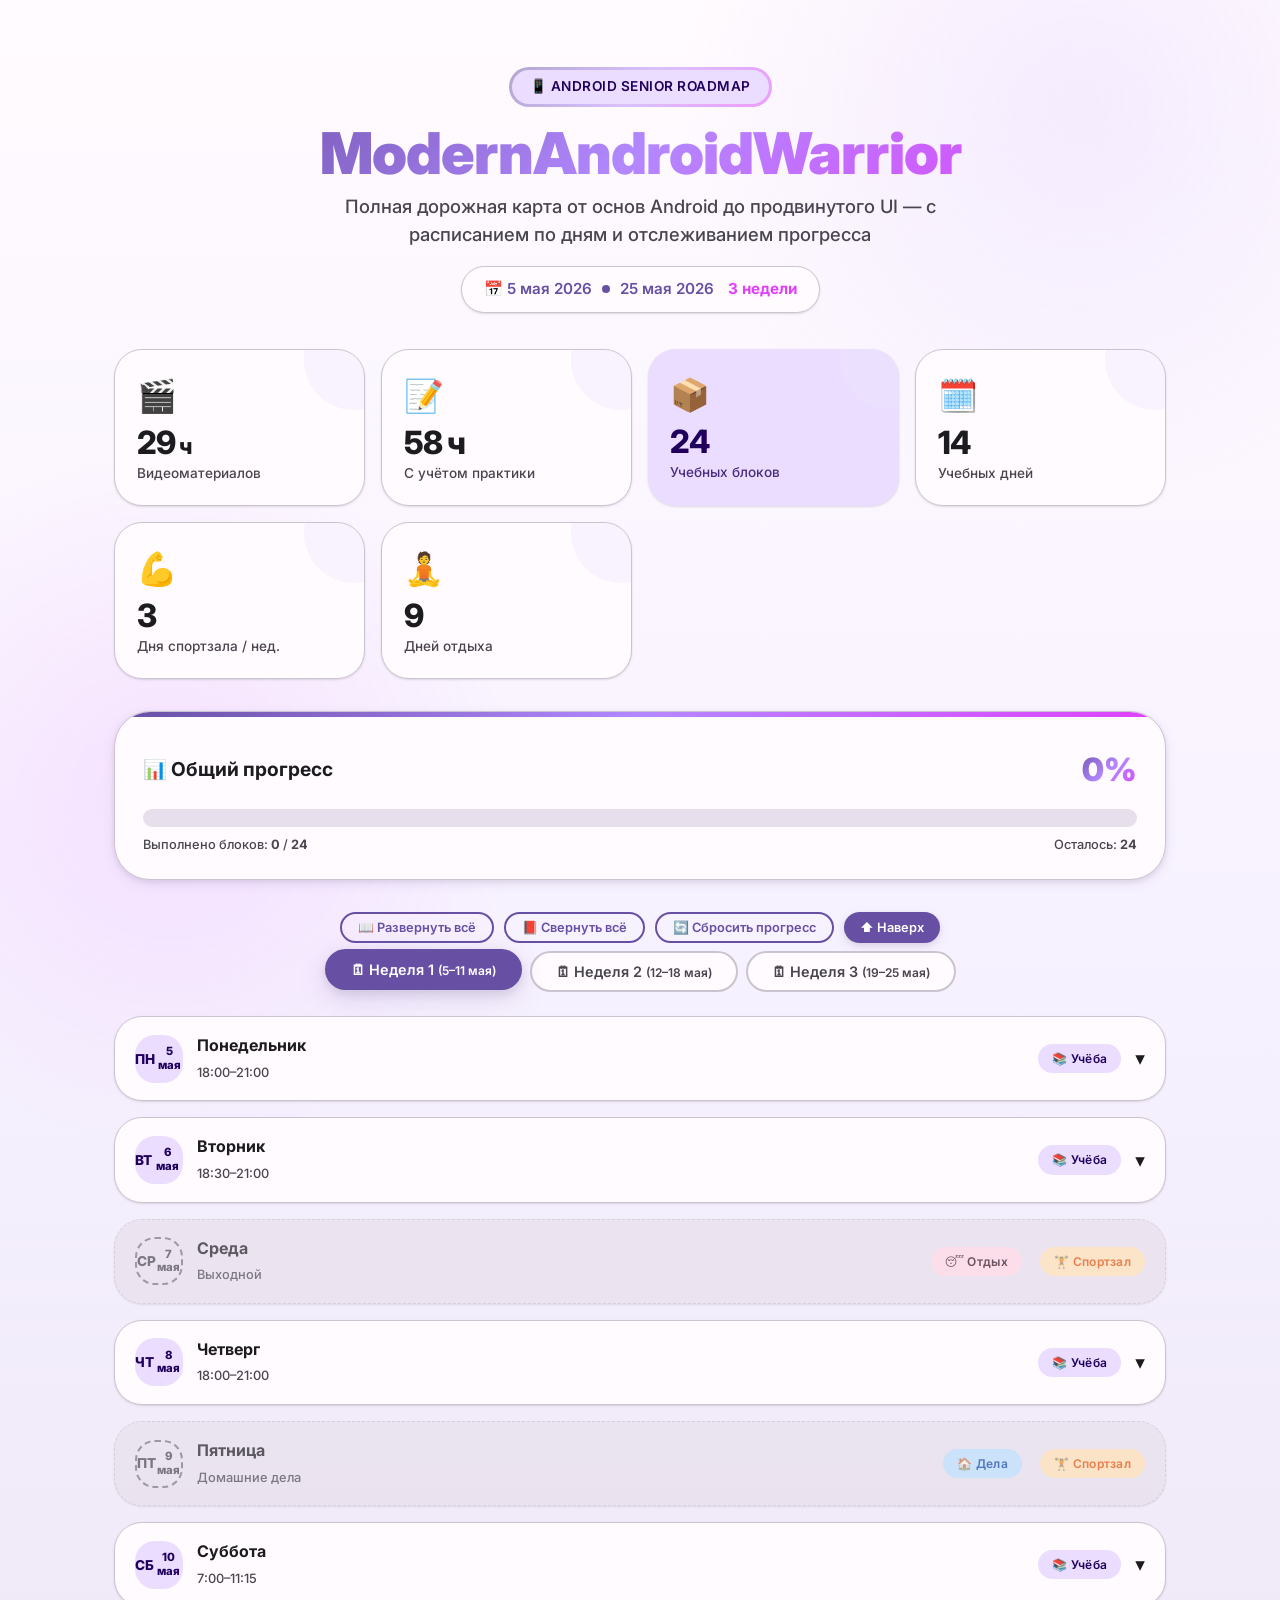
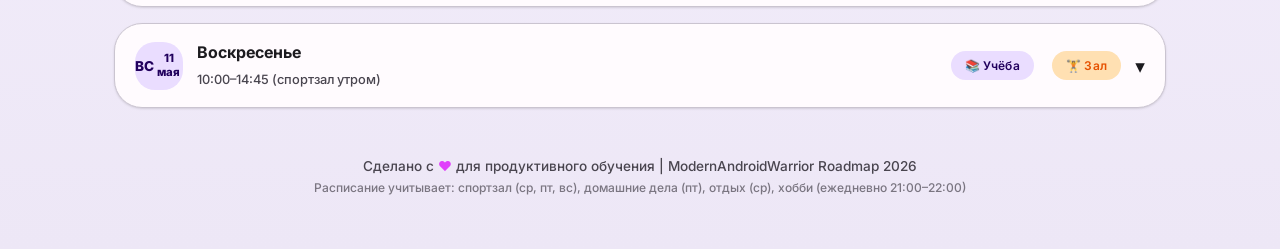
<file: roadmap.html>
<!DOCTYPE html>
<html lang="ru">
<head>
    <meta charset="UTF-8">
    <meta name="viewport" content="width=device-width, initial-scale=1.0">
    <title>ModernAndroidWarrior — Дорожная карта</title>
    <link href="https://fonts.googleapis.com/css2?family=Inter:wght@300;400;500;600;700;800;900&family=JetBrains+Mono:wght@400;500;600&display=swap" rel="stylesheet">
    <style>
        :root {
            --primary: #6750A4;
            --primary-container: #EADDFF;
            --on-primary: #FFFFFF;
            --on-primary-container: #21005D;
            --secondary: #625B71;
            --secondary-container: #E8DEF8;
            --on-secondary-container: #1D192B;
            --tertiary: #7D5260;
            --tertiary-container: #FFD8E4;
            --on-tertiary-container: #31111D;
            --surface: #FFFBFE;
            --surface-variant: #E7E0EC;
            --on-surface: #1C1B1F;
            --on-surface-variant: #49454F;
            --outline: #79747E;
            --outline-variant: #CAC4D0;
            --error: #B3261E;
            --error-container: #F9DEDC;
            --success: #2E7D32;
            --success-container: #C8E6C9;
            --gradient-1: linear-gradient(135deg, #6750A4 0%, #B388FF 50%, #E040FB 100%);
            --gradient-2: linear-gradient(135deg, #7C4DFF 0%, #536DFE 50%, #448AFF 100%);
            --gradient-3: linear-gradient(135deg, #E040FB 0%, #FF4081 50%, #FF6E40 100%);
            --gradient-surface: linear-gradient(180deg, #FFFBFE 0%, #F7F2FF 50%, #EDE7F6 100%);
            --shadow-1: 0 1px 3px rgba(0, 0, 0, 0.08), 0 1px 2px rgba(0, 0, 0, 0.06);
            --shadow-2: 0 4px 12px rgba(103, 80, 164, 0.12), 0 2px 6px rgba(0, 0, 0, 0.08);
            --shadow-3: 0 8px 28px rgba(103, 80, 164, 0.18), 0 4px 12px rgba(0, 0, 0, 0.10);
            --shadow-4: 0 16px 48px rgba(103, 80, 164, 0.25), 0 8px 20px rgba(0, 0, 0, 0.14);
            --radius-sm: 12px;
            --radius-md: 20px;
            --radius-lg: 28px;
            --radius-xl: 36px;
            --radius-full: 999px;
            --transition-smooth: cubic-bezier(0.4, 0.0, 0.2, 1);
            --transition-bouncy: cubic-bezier(0.34, 1.56, 0.64, 1);
            --transition-spring: cubic-bezier(0.68, -0.55, 0.27, 1.55);
        }

        * {
            margin: 0;
            padding: 0;
            box-sizing: border-box;
        }

        html {
            scroll-behavior: smooth;
            font-size: 16px;
        }

        body {
            font-family: 'Inter', system-ui, -apple-system, sans-serif;
            background: var(--gradient-surface);
            color: var(--on-surface);
            min-height: 100vh;
            line-height: 1.6;
            -webkit-font-smoothing: antialiased;
            -moz-osx-font-smoothing: grayscale;
            overflow-x: hidden;
        }

        /* Декоративные фоновые элементы */
        body::before {
            content: '';
            position: fixed;
            top: -300px;
            right: -200px;
            width: 800px;
            height: 800px;
            background: radial-gradient(circle, rgba(179, 136, 255, 0.12) 0%, transparent 70%);
            border-radius: 50%;
            pointer-events: none;
            z-index: 0;
            animation: floatBubble 20s ease-in-out infinite;
        }
        body::after {
            content: '';
            position: fixed;
            bottom: -250px;
            left: -180px;
            width: 700px;
            height: 700px;
            background: radial-gradient(circle, rgba(224, 64, 251, 0.10) 0%, transparent 70%);
            border-radius: 50%;
            pointer-events: none;
            z-index: 0;
            animation: floatBubble 25s ease-in-out infinite reverse;
        }

        @keyframes floatBubble {
            0%,
            100% {
                transform: translate(0, 0) scale(1);
            }
            25% {
                transform: translate(40px, -30px) scale(1.08);
            }
            50% {
                transform: translate(-20px, -50px) scale(0.95);
            }
            75% {
                transform: translate(-35px, 20px) scale(1.05);
            }
        }

        /* Контейнер */
        .container {
            max-width: 1100px;
            margin: 0 auto;
            padding: 20px 24px;
            position: relative;
            z-index: 1;
        }

        /* Хедер */
        .hero {
            text-align: center;
            padding: 48px 24px 36px;
            position: relative;
            z-index: 2;
        }
        .hero-badge {
            display: inline-flex;
            align-items: center;
            gap: 8px;
            background: var(--primary-container);
            color: var(--on-primary-container);
            padding: 6px 18px;
            border-radius: var(--radius-full);
            font-size: 0.85rem;
            font-weight: 600;
            letter-spacing: 0.5px;
            text-transform: uppercase;
            margin-bottom: 16px;
            border: 2px solid transparent;
            background-clip: padding-box;
            position: relative;
        }
        .hero-badge::before {
            content: '';
            position: absolute;
            inset: -3px;
            border-radius: var(--radius-full);
            background: var(--gradient-1);
            z-index: -1;
            opacity: 0.5;
        }
        .hero h1 {
            font-size: clamp(2.2rem, 5vw, 3.6rem);
            font-weight: 900;
            letter-spacing: -1px;
            line-height: 1.1;
            background: var(--gradient-1);
            -webkit-background-clip: text;
            -webkit-text-fill-color: transparent;
            background-clip: text;
            margin-bottom: 8px;
        }
        .hero .subtitle {
            font-size: 1.15rem;
            color: var(--on-surface-variant);
            font-weight: 500;
            max-width: 600px;
            margin: 0 auto;
            line-height: 1.5;
        }
        .hero .dates {
            display: inline-flex;
            align-items: center;
            gap: 10px;
            background: var(--surface);
            padding: 10px 22px;
            border-radius: var(--radius-full);
            margin-top: 18px;
            font-weight: 600;
            font-size: 0.95rem;
            color: var(--primary);
            box-shadow: var(--shadow-1);
            border: 1px solid var(--outline-variant);
        }
        .hero .dates .dot {
            width: 8px;
            height: 8px;
            border-radius: 50%;
            background: var(--primary);
            animation: pulse 1.8s ease-in-out infinite;
        }
        @keyframes pulse {
            0%,
            100% {
                opacity: 1;
                transform: scale(1);
            }
            50% {
                opacity: 0.4;
                transform: scale(1.6);
            }
        }

        /* Статистика */
        .stats-grid {
            display: grid;
            grid-template-columns: repeat(auto-fit, minmax(200px, 1fr));
            gap: 16px;
            margin-bottom: 32px;
        }
        .stat-card {
            background: var(--surface);
            border-radius: var(--radius-lg);
            padding: 20px 22px;
            box-shadow: var(--shadow-1);
            border: 1px solid var(--outline-variant);
            position: relative;
            overflow: hidden;
            transition: all 0.35s var(--transition-smooth);
            cursor: default;
        }
        .stat-card:hover {
            box-shadow: var(--shadow-3);
            transform: translateY(-3px);
            border-color: var(--primary-container);
        }
        .stat-card::after {
            content: '';
            position: absolute;
            top: -40px;
            right: -40px;
            width: 100px;
            height: 100px;
            border-radius: 50%;
            background: var(--primary-container);
            opacity: 0.3;
            transition: all 0.5s var(--transition-smooth);
        }
        .stat-card:hover::after {
            opacity: 0.55;
            transform: scale(1.4);
        }
        .stat-card .icon {
            font-size: 2rem;
            margin-bottom: 6px;
            position: relative;
            z-index: 1;
        }
        .stat-card .value {
            font-size: 2rem;
            font-weight: 800;
            letter-spacing: -1px;
            color: var(--on-surface);
            position: relative;
            z-index: 1;
            line-height: 1;
        }
        .stat-card .label {
            font-size: 0.85rem;
            color: var(--on-surface-variant);
            font-weight: 500;
            margin-top: 4px;
            position: relative;
            z-index: 1;
        }
        .stat-card.accent {
            background: var(--primary-container);
            border: none;
            color: var(--on-primary-container);
        }
        .stat-card.accent .value {
            color: var(--on-primary-container);
        }
        .stat-card.accent .label {
            color: var(--on-primary-container);
            opacity: 0.8;
        }
        .stat-card.accent::after {
            background: rgba(255, 255, 255, 0.25);
        }

        /* Прогресс-бар */
        .progress-section {
            background: var(--surface);
            border-radius: var(--radius-xl);
            padding: 24px 28px;
            margin-bottom: 32px;
            box-shadow: var(--shadow-2);
            border: 1px solid var(--outline-variant);
            position: relative;
            overflow: hidden;
        }
        .progress-section::before {
            content: '';
            position: absolute;
            top: 0;
            left: 0;
            right: 0;
            height: 5px;
            background: var(--gradient-1);
            border-radius: var(--radius-xl) var(--radius-xl) 0 0;
        }
        .progress-header {
            display: flex;
            justify-content: space-between;
            align-items: center;
            flex-wrap: wrap;
            gap: 12px;
            margin-bottom: 14px;
            margin-top: 8px;
        }
        .progress-header h3 {
            font-size: 1.2rem;
            font-weight: 700;
            color: var(--on-surface);
        }
        .progress-percent {
            font-size: 2rem;
            font-weight: 900;
            background: var(--gradient-1);
            -webkit-background-clip: text;
            -webkit-text-fill-color: transparent;
            background-clip: text;
        }
        .progress-track {
            width: 100%;
            height: 18px;
            background: var(--surface-variant);
            border-radius: var(--radius-full);
            overflow: hidden;
            position: relative;
        }
        .progress-fill {
            height: 100%;
            background: var(--gradient-2);
            border-radius: var(--radius-full);
            transition: width 0.7s var(--transition-bouncy);
            position: relative;
            min-width: 0%;
        }
        .progress-fill::after {
            content: '';
            position: absolute;
            right: 4px;
            top: 3px;
            bottom: 3px;
            width: 30px;
            background: rgba(255, 255, 255, 0.5);
            border-radius: var(--radius-full);
            animation: shimmer 2s ease-in-out infinite;
        }
        @keyframes shimmer {
            0%,
            100% {
                opacity: 0.5;
            }
            50% {
                opacity: 1;
            }
        }
        .progress-details {
            display: flex;
            justify-content: space-between;
            margin-top: 8px;
            font-size: 0.8rem;
            color: var(--on-surface-variant);
            font-weight: 500;
            flex-wrap: wrap;
            gap: 4px;
        }

        /* Табы недель */
        .tabs {
            display: flex;
            gap: 8px;
            flex-wrap: wrap;
            margin-bottom: 24px;
            justify-content: center;
        }
        .tab-btn {
            padding: 10px 24px;
            border-radius: var(--radius-full);
            border: 2px solid var(--outline-variant);
            background: var(--surface);
            cursor: pointer;
            font-weight: 600;
            font-size: 0.9rem;
            font-family: inherit;
            transition: all 0.3s var(--transition-smooth);
            color: var(--on-surface-variant);
            white-space: nowrap;
        }
        .tab-btn:hover {
            background: var(--primary-container);
            border-color: var(--primary);
            color: var(--on-primary-container);
            box-shadow: var(--shadow-2);
            transform: translateY(-2px);
        }
        .tab-btn.active {
            background: var(--primary);
            color: var(--on-primary);
            border-color: var(--primary);
            box-shadow: var(--shadow-3);
            transform: translateY(-2px);
        }

        /* Контент недели */
        .week-content {
            display: none;
            animation: fadeSlideIn 0.45s var(--transition-smooth);
        }
        .week-content.active {
            display: block;
        }
        @keyframes fadeSlideIn {
            from {
                opacity: 0;
                transform: translateY(16px);
            }
            to {
                opacity: 1;
                transform: translateY(0);
            }
        }

        /* День */
        .day-card {
            background: var(--surface);
            border-radius: var(--radius-lg);
            margin-bottom: 16px;
            box-shadow: var(--shadow-1);
            border: 1px solid var(--outline-variant);
            overflow: hidden;
            transition: all 0.3s var(--transition-smooth);
            position: relative;
        }
        .day-card:hover {
            box-shadow: var(--shadow-2);
            border-color: var(--primary-container);
        }
        .day-card.rest-day {
            opacity: 0.7;
            border-style: dashed;
            background: var(--surface-variant);
        }
        .day-header {
            display: flex;
            align-items: center;
            gap: 14px;
            padding: 16px 20px;
            cursor: pointer;
            user-select: none;
            transition: background 0.2s;
            flex-wrap: wrap;
        }
        .day-header:hover {
            background: rgba(103, 80, 164, 0.03);
        }
        .day-indicator {
            width: 48px;
            height: 48px;
            border-radius: var(--radius-md);
            display: flex;
            align-items: center;
            justify-content: center;
            font-weight: 800;
            font-size: 0.85rem;
            flex-shrink: 0;
            background: var(--primary-container);
            color: var(--on-primary-container);
            text-align: center;
            line-height: 1.2;
        }
        .day-card.rest-day .day-indicator {
            background: var(--surface-variant);
            color: var(--on-surface-variant);
            border: 2px dashed var(--outline);
        }
        .day-card.completed-day .day-indicator {
            background: var(--success-container);
            color: var(--success);
            border: 3px solid var(--success);
        }
        .day-info {
            flex: 1;
            min-width: 180px;
        }
        .day-info .day-name {
            font-weight: 700;
            font-size: 1rem;
            color: var(--on-surface);
        }
        .day-info .day-date {
            font-size: 0.8rem;
            color: var(--on-surface-variant);
            font-weight: 500;
        }
        .day-badge {
            padding: 5px 14px;
            border-radius: var(--radius-full);
            font-size: 0.75rem;
            font-weight: 600;
            letter-spacing: 0.3px;
            white-space: nowrap;
        }
        .badge-study {
            background: var(--primary-container);
            color: var(--on-primary-container);
        }
        .badge-rest {
            background: var(--tertiary-container);
            color: var(--on-tertiary-container);
        }
        .badge-gym {
            background: #FFE0B2;
            color: #E65100;
        }
        .badge-home {
            background: #BBDEFB;
            color: #0D47A1;
        }
        .badge-success {
            background: var(--success-container);
            color: var(--success);
        }

        .day-body {
            padding: 0 20px 18px 20px;
            display: none;
            border-top: 1px solid var(--outline-variant);
            margin-top: 4px;
            padding-top: 16px;
        }
        .day-card.open .day-body {
            display: block;
        }
        .day-card.open .day-header {
            border-bottom: 1px solid transparent;
        }

        /* Блоки */
        .block-item {
            display: flex;
            align-items: flex-start;
            gap: 12px;
            padding: 12px 16px;
            border-radius: var(--radius-md);
            margin-bottom: 8px;
            background: var(--surface-variant);
            transition: all 0.3s var(--transition-smooth);
            cursor: pointer;
            position: relative;
        }
        .block-item:hover {
            background: var(--primary-container);
            box-shadow: var(--shadow-1);
        }
        .block-item.completed {
            background: var(--success-container);
            text-decoration: none;
            opacity: 0.85;
        }
        .block-item.completed .block-title {
            text-decoration: line-through;
            text-decoration-color: var(--success);
            text-decoration-thickness: 2px;
        }
        .block-checkbox {
            width: 26px;
            height: 26px;
            border-radius: 50%;
            border: 2.5px solid var(--outline);
            flex-shrink: 0;
            display: flex;
            align-items: center;
            justify-content: center;
            transition: all 0.25s var(--transition-spring);
            background: white;
            margin-top: 1px;
        }
        .block-item.completed .block-checkbox {
            background: var(--success);
            border-color: var(--success);
        }
        .block-checkbox::after {
            content: '✓';
            color: white;
            font-weight: 700;
            font-size: 0.8rem;
            opacity: 0;
            transform: scale(0);
            transition: all 0.25s var(--transition-spring);
        }
        .block-item.completed .block-checkbox::after {
            opacity: 1;
            transform: scale(1);
        }
        .block-info {
            flex: 1;
            min-width: 0;
        }
        .block-title {
            font-weight: 600;
            font-size: 0.9rem;
            color: var(--on-surface);
            line-height: 1.3;
        }
        .block-meta {
            font-size: 0.75rem;
            color: var(--on-surface-variant);
            margin-top: 2px;
            font-weight: 500;
        }
        .block-time {
            font-family: 'JetBrains Mono', monospace;
            font-size: 0.75rem;
            font-weight: 600;
            color: var(--primary);
            white-space: nowrap;
            flex-shrink: 0;
            align-self: center;
        }
        .block-item.completed .block-time {
            color: var(--success);
        }

        /* Кнопки */
        .btn {
            display: inline-flex;
            align-items: center;
            gap: 8px;
            padding: 10px 22px;
            border-radius: var(--radius-full);
            border: none;
            cursor: pointer;
            font-weight: 600;
            font-size: 0.9rem;
            font-family: inherit;
            transition: all 0.3s var(--transition-smooth);
            text-decoration: none;
        }
        .btn-primary {
            background: var(--primary);
            color: var(--on-primary);
            box-shadow: var(--shadow-2);
        }
        .btn-primary:hover {
            box-shadow: var(--shadow-4);
            transform: translateY(-2px);
            filter: brightness(1.08);
        }
        .btn-outline {
            background: transparent;
            border: 2px solid var(--primary);
            color: var(--primary);
        }
        .btn-outline:hover {
            background: var(--primary-container);
            transform: translateY(-2px);
        }
        .btn-sm {
            padding: 6px 16px;
            font-size: 0.8rem;
            gap: 5px;
        }

        .actions-row {
            display: flex;
            gap: 10px;
            flex-wrap: wrap;
            justify-content: center;
            margin: 16px 0 8px;
        }

        /* Футер */
        .footer {
            text-align: center;
            padding: 32px 20px;
            color: var(--on-surface-variant);
            font-size: 0.85rem;
            font-weight: 500;
        }
        .footer .heart {
            color: #E040FB;
            animation: pulse 1.5s ease-in-out infinite;
            display: inline-block;
        }

        /* Медиа */
        @media (max-width: 768px) {
            .hero h1 {
                font-size: 2rem;
            }
            .stats-grid {
                grid-template-columns: repeat(2, 1fr);
                gap: 10px;
            }
            .stat-card {
                padding: 14px 16px;
            }
            .stat-card .value {
                font-size: 1.5rem;
            }
            .day-header {
                padding: 12px 14px;
                gap: 10px;
            }
            .day-indicator {
                width: 38px;
                height: 38px;
                font-size: 0.7rem;
                border-radius: var(--radius-sm);
            }
            .block-item {
                padding: 10px 12px;
                gap: 8px;
            }
            .block-time {
                font-size: 0.7rem;
            }
            .tabs {
                gap: 5px;
            }
            .tab-btn {
                padding: 8px 15px;
                font-size: 0.8rem;
            }
        }
        @media (max-width: 400px) {
            .stats-grid {
                grid-template-columns: 1fr 1fr;
                gap: 8px;
            }
            .stat-card {
                padding: 10px 12px;
            }
            .stat-card .value {
                font-size: 1.3rem;
            }
            .stat-card .label {
                font-size: 0.7rem;
            }
            .container {
                padding: 10px 8px;
            }
            .hero {
                padding: 24px 10px 20px;
            }
        }

        /* Анимация конфетти при завершении */
        .confetti {
            position: fixed;
            pointer-events: none;
            z-index: 9999;
            animation: confettiFall 2s ease-out forwards;
        }
        @keyframes confettiFall {
            0% {
                opacity: 1;
                transform: translateY(-100px) rotate(0deg);
            }
            100% {
                opacity: 0;
                transform: translateY(105vh) rotate(720deg);
            }
        }

        /* Подсветка нового */
        .highlight-pulse {
            animation: highlightPulse 0.6s var(--transition-smooth);
        }
        @keyframes highlightPulse {
            0%,
            100% {
                box-shadow: var(--shadow-1);
            }
            50% {
                box-shadow: 0 0 0 8px rgba(103, 80, 164, 0.25);
            }
        }

        /* Scrollbar */
        ::-webkit-scrollbar {
            width: 8px;
        }
        ::-webkit-scrollbar-track {
            background: var(--surface-variant);
            border-radius: 4px;
        }
        ::-webkit-scrollbar-thumb {
            background: var(--primary);
            border-radius: 4px;
            opacity: 0.7;
        }
    </style>
</head>
<body>

    <div class="container">
        <!-- Hero -->
        <header class="hero">
            <div class="hero-badge">📱 Android Senior Roadmap</div>
            <h1>ModernAndroidWarrior</h1>
            <p class="subtitle">Полная дорожная карта от основ Android до продвинутого UI — с расписанием по дням и отслеживанием прогресса</p>
            <div class="dates">
                <span>📅 5 мая 2026</span>
                <span class="dot"></span>
                <span>25 мая 2026</span>
                <span style="margin-left:4px;font-weight:700;color:#E040FB;">3 недели</span>
            </div>
        </header>

        <!-- Статистика -->
        <div class="stats-grid" id="statsGrid">
            <div class="stat-card">
                <div class="icon">🎬</div>
                <div class="value">29<small style="font-size:0.7em;"> ч</small></div>
                <div class="label">Видеоматериалов</div>
            </div>
            <div class="stat-card">
                <div class="icon">📝</div>
                <div class="value" id="totalStudyHours">58<small style="font-size:0.7em;"> ч</small></div>
                <div class="label">С учётом практики</div>
            </div>
            <div class="stat-card accent">
                <div class="icon">📦</div>
                <div class="value" id="totalBlocks">24</div>
                <div class="label">Учебных блоков</div>
            </div>
            <div class="stat-card">
                <div class="icon">🗓️</div>
                <div class="value" id="totalStudyDays">14</div>
                <div class="label">Учебных дней</div>
            </div>
            <div class="stat-card">
                <div class="icon">💪</div>
                <div class="value">3</div>
                <div class="label">Дня спортзала / нед.</div>
            </div>
            <div class="stat-card">
                <div class="icon">🧘</div>
                <div class="value">9</div>
                <div class="label">Дней отдыха</div>
            </div>
        </div>

        <!-- Прогресс -->
        <div class="progress-section" id="progressSection">
            <div class="progress-header">
                <h3>📊 Общий прогресс</h3>
                <span class="progress-percent" id="progressPercent">0%</span>
            </div>
            <div class="progress-track">
                <div class="progress-fill" id="progressFill" style="width: 0%;"></div>
            </div>
            <div class="progress-details">
                <span>Выполнено блоков: <strong id="completedCount">0</strong> / <strong id="totalBlocksCount">24</strong></span>
                <span>Осталось: <strong id="remainingBlocks">24</strong></span>
            </div>
        </div>

        <!-- Кнопки -->
        <div class="actions-row">
            <button class="btn btn-outline btn-sm" onclick="expandAllDays()" title="Развернуть все дни">📖 Развернуть всё</button>
            <button class="btn btn-outline btn-sm" onclick="collapseAllDays()" title="Свернуть все дни">📕 Свернуть всё</button>
            <button class="btn btn-outline btn-sm" onclick="resetProgress()" title="Сбросить весь прогресс">🔄 Сбросить прогресс</button>
            <button class="btn btn-primary btn-sm" onclick="window.scrollTo({top:0,behavior:'smooth'});" title="Наверх">⬆ Наверх</button>
        </div>

        <!-- Табы -->
        <div class="tabs" id="tabsContainer">
            <button class="tab-btn active" data-week="1">🗓 Неделя 1 <small>(5–11 мая)</small></button>
            <button class="tab-btn" data-week="2">🗓 Неделя 2 <small>(12–18 мая)</small></button>
            <button class="tab-btn" data-week="3">🗓 Неделя 3 <small>(19–25 мая)</small></button>
        </div>

        <!-- Контент недель -->
        <div id="weeksContainer">
            <!-- Неделя 1 -->
            <div class="week-content active" data-week="1">
                <div class="day-card" data-day="mon-1" data-blocks="1">
                    <div class="day-header" onclick="toggleDay(this)">
                        <div class="day-indicator">ПН<br><small>5 мая</small></div>
                        <div class="day-info"><span class="day-name">Понедельник</span><br><span class="day-date">18:00–21:00</span></div>
                        <span class="day-badge badge-study">📚 Учёба</span>
                        <span style="margin-left:auto;font-size:1.2rem;transition:transform 0.3s;display:inline-block;">▾</span>
                    </div>
                    <div class="day-body">
                        <div class="block-item" data-block-id="1-1" onclick="toggleBlock(this, '1-1')">
                            <div class="block-checkbox"></div>
                            <div class="block-info"><span class="block-title">Глава 1, Блок 1. Android Structure</span><br><span class="block-meta">Просмотр + практика AIDL + конспект</span></div>
                            <span class="block-time">2ч 48м</span>
                        </div>
                    </div>
                </div>
                <div class="day-card" data-day="tue-1" data-blocks="1">
                    <div class="day-header" onclick="toggleDay(this)">
                        <div class="day-indicator">ВТ<br><small>6 мая</small></div>
                        <div class="day-info"><span class="day-name">Вторник</span><br><span class="day-date">18:30–21:00</span></div>
                        <span class="day-badge badge-study">📚 Учёба</span>
                        <span style="margin-left:auto;font-size:1.2rem;transition:transform 0.3s;display:inline-block;">▾</span>
                    </div>
                    <div class="day-body">
                        <div class="block-item" data-block-id="1-2" onclick="toggleBlock(this, '1-2')">
                            <div class="block-checkbox"></div>
                            <div class="block-info"><span class="block-title">Глава 1, Блок 1.5. Сеть (часть 1)</span><br><span class="block-meta">Полный просмотр видео + конспект</span></div>
                            <span class="block-time">2ч 30м</span>
                        </div>
                    </div>
                </div>
                <div class="day-card rest-day" data-day="wed-1" data-blocks="0">
                    <div class="day-header" onclick="toggleDay(this)">
                        <div class="day-indicator">СР<br><small>7 мая</small></div>
                        <div class="day-info"><span class="day-name">Среда</span><br><span class="day-date">Выходной</span></div>
                        <span class="day-badge badge-rest">😴 Отдых</span>
                        <span class="day-badge badge-gym" style="margin-left:4px;">🏋️ Спортзал</span>
                    </div>
                </div>
                <div class="day-card" data-day="thu-1" data-blocks="1">
                    <div class="day-header" onclick="toggleDay(this)">
                        <div class="day-indicator">ЧТ<br><small>8 мая</small></div>
                        <div class="day-info"><span class="day-name">Четверг</span><br><span class="day-date">18:00–21:00</span></div>
                        <span class="day-badge badge-study">📚 Учёба</span>
                        <span style="margin-left:auto;font-size:1.2rem;transition:transform 0.3s;display:inline-block;">▾</span>
                    </div>
                    <div class="day-body">
                        <div class="block-item" data-block-id="1-3" onclick="toggleBlock(this, '1-3')">
                            <div class="block-checkbox"></div>
                            <div class="block-info"><span class="block-title">Глава 1, Блок 1.5. Сеть (часть 2)</span><br><span class="block-meta">Повтор практики: с видео + без видео</span></div>
                            <span class="block-time">3ч</span>
                        </div>
                    </div>
                </div>
                <div class="day-card rest-day" data-day="fri-1" data-blocks="0">
                    <div class="day-header" onclick="toggleDay(this)">
                        <div class="day-indicator">ПТ<br><small>9 мая</small></div>
                        <div class="day-info"><span class="day-name">Пятница</span><br><span class="day-date">Домашние дела</span></div>
                        <span class="day-badge badge-home">🏠 Дела</span>
                        <span class="day-badge badge-gym" style="margin-left:4px;">🏋️ Спортзал</span>
                    </div>
                </div>
                <div class="day-card" data-day="sat-1" data-blocks="1">
                    <div class="day-header" onclick="toggleDay(this)">
                        <div class="day-indicator">СБ<br><small>10 мая</small></div>
                        <div class="day-info"><span class="day-name">Суббота</span><br><span class="day-date">7:00–11:15</span></div>
                        <span class="day-badge badge-study">📚 Учёба</span>
                        <span style="margin-left:auto;font-size:1.2rem;transition:transform 0.3s;display:inline-block;">▾</span>
                    </div>
                    <div class="day-body">
                        <div class="block-item" data-block-id="1-4" onclick="toggleBlock(this, '1-4')">
                            <div class="block-checkbox"></div>
                            <div class="block-info"><span class="block-title">Глава 1, Блок 4. Background Work</span><br><span class="block-meta">Просмотр + двойной повтор практики + конспект</span></div>
                            <span class="block-time">4ч 15м</span>
                        </div>
                    </div>
                </div>
                <div class="day-card" data-day="sun-1" data-blocks="6">
                    <div class="day-header" onclick="toggleDay(this)">
                        <div class="day-indicator">ВС<br><small>11 мая</small></div>
                        <div class="day-info"><span class="day-name">Воскресенье</span><br><span class="day-date">10:00–14:45 (спортзал утром)</span></div>
                        <span class="day-badge badge-study">📚 Учёба</span>
                        <span class="day-badge badge-gym" style="margin-left:4px;">🏋️ Зал</span>
                        <span style="margin-left:auto;font-size:1.2rem;transition:transform 0.3s;display:inline-block;">▾</span>
                    </div>
                    <div class="day-body">
                        <div class="block-item" data-block-id="1-5" onclick="toggleBlock(this, '1-5')">
                            <div class="block-checkbox"></div>
                            <div class="block-info"><span class="block-title">Глава 1, Блок 2. AOT vs JIT</span><br><span class="block-meta">Микроблок ~40 мин</span></div><span class="block-time">40м</span>
                        </div>
                        <div class="block-item" data-block-id="1-6" onclick="toggleBlock(this, '1-6')">
                            <div class="block-checkbox"></div>
                            <div class="block-info"><span class="block-title">Глава 1, Блок 3. Java Memory Model</span><br><span class="block-meta">Микроблок ~1 ч</span></div><span class="block-time">1ч</span>
                        </div>
                        <div class="block-item" data-block-id="1-7" onclick="toggleBlock(this, '1-7')">
                            <div class="block-checkbox"></div>
                            <div class="block-info"><span class="block-title">Глава 1, Блок 5. Performance</span><br><span class="block-meta">Микроблок ~50 мин</span></div><span class="block-time">50м</span>
                        </div>
                        <div class="block-item" data-block-id="1-8" onclick="toggleBlock(this, '1-8')">
                            <div class="block-checkbox"></div>
                            <div class="block-info"><span class="block-title">Глава 1, Блок 6. UI</span><br><span class="block-meta">Микроблок ~53 мин</span></div><span class="block-time">53м</span>
                        </div>
                        <div class="block-item" data-block-id="1-9" onclick="toggleBlock(this, '1-9')">
                            <div class="block-checkbox"></div>
                            <div class="block-info"><span class="block-title">Глава 2, Блок 2. Clean Architecture</span><br><span class="block-meta">Микроблок ~45 мин</span></div><span class="block-time">45м</span>
                        </div>
                        <div class="block-item" data-block-id="1-10" onclick="toggleBlock(this, '1-10')">
                            <div class="block-checkbox"></div>
                            <div class="block-info"><span class="block-title">Глава 2, Блок 3. SOLID</span><br><span class="block-meta">Микроблок ~30 мин</span></div><span class="block-time">30м</span>
                        </div>
                    </div>
                </div>
            </div>

            <!-- Неделя 2 -->
            <div class="week-content" data-week="2">
                <div class="day-card" data-day="mon-2" data-blocks="1">
                    <div class="day-header" onclick="toggleDay(this)">
                        <div class="day-indicator">ПН<br><small>12 мая</small></div>
                        <div class="day-info"><span class="day-name">Понедельник</span><br><span class="day-date">18:00–21:00</span></div>
                        <span class="day-badge badge-study">📚 Учёба</span>
                        <span style="margin-left:auto;font-size:1.2rem;transition:transform 0.3s;display:inline-block;">▾</span>
                    </div>
                    <div class="day-body">
                        <div class="block-item" data-block-id="2-1" onclick="toggleBlock(this, '2-1')">
                            <div class="block-checkbox"></div>
                            <div class="block-info"><span class="block-title">Глава 2, Блок 1. Многомодульность (часть 1)</span><br><span class="block-meta">Просмотр + конспект</span></div><span class="block-time">3ч</span>
                        </div>
                    </div>
                </div>
                <div class="day-card" data-day="tue-2" data-blocks="1">
                    <div class="day-header" onclick="toggleDay(this)">
                        <div class="day-indicator">ВТ<br><small>13 мая</small></div>
                        <div class="day-info"><span class="day-name">Вторник</span><br><span class="day-date">18:00–21:10</span></div>
                        <span class="day-badge badge-study">📚 Учёба</span>
                        <span style="margin-left:auto;font-size:1.2rem;transition:transform 0.3s;display:inline-block;">▾</span>
                    </div>
                    <div class="day-body">
                        <div class="block-item" data-block-id="2-2" onclick="toggleBlock(this, '2-2')">
                            <div class="block-checkbox"></div>
                            <div class="block-info"><span class="block-title">Глава 2, Блок 1. Многомодульность (часть 2)</span><br><span class="block-meta">Практика + повтор</span></div><span class="block-time">3ч 6м</span>
                        </div>
                    </div>
                </div>
                <div class="day-card rest-day" data-day="wed-2" data-blocks="0">
                    <div class="day-header" onclick="toggleDay(this)">
                        <div class="day-indicator">СР<br><small>14 мая</small></div>
                        <div class="day-info"><span class="day-name">Среда</span><br><span class="day-date">Выходной</span></div>
                        <span class="day-badge badge-rest">😴 Отдых</span>
                        <span class="day-badge badge-gym" style="margin-left:4px;">🏋️ Спортзал</span>
                    </div>
                </div>
                <div class="day-card" data-day="thu-2" data-blocks="4">
                    <div class="day-header" onclick="toggleDay(this)">
                        <div class="day-indicator">ЧТ<br><small>15 мая</small></div>
                        <div class="day-info"><span class="day-name">Четверг</span><br><span class="day-date">18:00–21:03</span></div>
                        <span class="day-badge badge-study">📚 Учёба</span>
                        <span style="margin-left:auto;font-size:1.2rem;transition:transform 0.3s;display:inline-block;">▾</span>
                    </div>
                    <div class="day-body">
                        <div class="block-item" data-block-id="2-3" onclick="toggleBlock(this, '2-3')">
                            <div class="block-checkbox"></div>
                            <div class="block-info"><span class="block-title">Глава 2, Блок 4. Навигация</span><br><span class="block-meta">Микроблок ~39 мин</span></div><span class="block-time">39м</span>
                        </div>
                        <div class="block-item" data-block-id="2-4" onclick="toggleBlock(this, '2-4')">
                            <div class="block-checkbox"></div>
                            <div class="block-info"><span class="block-title">Глава 2, Блок 4.5. Практика Decompose</span><br><span class="block-meta">Микроблок ~45 мин</span></div><span class="block-time">45м</span>
                        </div>
                        <div class="block-item" data-block-id="2-5" onclick="toggleBlock(this, '2-5')">
                            <div class="block-checkbox"></div>
                            <div class="block-info"><span class="block-title">Глава 2, Блок 5. DI</span><br><span class="block-meta">Микроблок ~1 ч</span></div><span class="block-time">1ч</span>
                        </div>
                        <div class="block-item" data-block-id="2-6" onclick="toggleBlock(this, '2-6')">
                            <div class="block-checkbox"></div>
                            <div class="block-info"><span class="block-title">Глава 2, Блок 6. Compose</span><br><span class="block-meta">Микроблок ~39 мин</span></div><span class="block-time">39м</span>
                        </div>
                    </div>
                </div>
                <div class="day-card rest-day" data-day="fri-2" data-blocks="0">
                    <div class="day-header" onclick="toggleDay(this)">
                        <div class="day-indicator">ПТ<br><small>16 мая</small></div>
                        <div class="day-info"><span class="day-name">Пятница</span><br><span class="day-date">Домашние дела</span></div>
                        <span class="day-badge badge-home">🏠 Дела</span>
                        <span class="day-badge badge-gym" style="margin-left:4px;">🏋️ Спортзал</span>
                    </div>
                </div>
                <div class="day-card" data-day="sat-2" data-blocks="5">
                    <div class="day-header" onclick="toggleDay(this)">
                        <div class="day-indicator">СБ<br><small>17 мая</small></div>
                        <div class="day-info"><span class="day-name">Суббота</span><br><span class="day-date">7:00–12:30</span></div>
                        <span class="day-badge badge-study">📚 Учёба</span>
                        <span style="margin-left:auto;font-size:1.2rem;transition:transform 0.3s;display:inline-block;">▾</span>
                    </div>
                    <div class="day-body">
                        <div class="block-item" data-block-id="2-7" onclick="toggleBlock(this, '2-7')">
                            <div class="block-checkbox"></div>
                            <div class="block-info"><span class="block-title">Глава 2, Блок 7. Ошибки в проекте</span><br><span class="block-meta">~30 мин</span></div><span class="block-time">30м</span>
                        </div>
                        <div class="block-item" data-block-id="2-8" onclick="toggleBlock(this, '2-8')">
                            <div class="block-checkbox"></div>
                            <div class="block-info"><span class="block-title">Глава 3, Блок 1. Зачем нам сборка</span><br><span class="block-meta">~30 мин</span></div><span class="block-time">30м</span>
                        </div>
                        <div class="block-item" data-block-id="2-9" onclick="toggleBlock(this, '2-9')">
                            <div class="block-checkbox"></div>
                            <div class="block-info"><span class="block-title">Глава 3, Блок 2. Основы Gradle</span><br><span class="block-meta">~1ч 48м</span></div><span class="block-time">1ч 48м</span>
                        </div>
                        <div class="block-item" data-block-id="2-10" onclick="toggleBlock(this, '2-10')">
                            <div class="block-checkbox"></div>
                            <div class="block-info"><span class="block-title">Глава 3, Блок 3. Зависимости</span><br><span class="block-meta">~2ч 02м</span></div><span class="block-time">2ч 02м</span>
                        </div>
                        <div class="block-item" data-block-id="2-11" onclick="toggleBlock(this, '2-11')">
                            <div class="block-checkbox"></div>
                            <div class="block-info"><span class="block-title">Глава 3, Блок 4. Kotlin Multiplatform</span><br><span class="block-meta">~39 мин</span></div><span class="block-time">39м</span>
                        </div>
                    </div>
                </div>
                <div class="day-card" data-day="sun-2" data-blocks="2">
                    <div class="day-header" onclick="toggleDay(this)">
                        <div class="day-indicator">ВС<br><small>18 мая</small></div>
                        <div class="day-info"><span class="day-name">Воскресенье</span><br><span class="day-date">10:00–16:00 (спортзал утром)</span></div>
                        <span class="day-badge badge-study">📚 Учёба</span>
                        <span class="day-badge badge-gym" style="margin-left:4px;">🏋️ Зал</span>
                        <span style="margin-left:auto;font-size:1.2rem;transition:transform 0.3s;display:inline-block;">▾</span>
                    </div>
                    <div class="day-body">
                        <div class="block-item" data-block-id="2-12" onclick="toggleBlock(this, '2-12')">
                            <div class="block-checkbox"></div>
                            <div class="block-info"><span class="block-title">Глава 3, Блок 5. Flavors, Builds & Execution</span><br><span class="block-meta">~4ч 47м</span></div><span class="block-time">4ч 47м</span>
                        </div>
                        <div class="block-item" data-block-id="2-13" onclick="toggleBlock(this, '2-13')">
                            <div class="block-checkbox"></div>
                            <div class="block-info"><span class="block-title">Глава 4, Блок 1. Тайны XML</span><br><span class="block-meta">~1ч 08м</span></div><span class="block-time">1ч 08м</span>
                        </div>
                    </div>
                </div>
            </div>

            <!-- Неделя 3 -->
            <div class="week-content" data-week="3">
                <div class="day-card" data-day="mon-3" data-blocks="1">
                    <div class="day-header" onclick="toggleDay(this)">
                        <div class="day-indicator">ПН<br><small>19 мая</small></div>
                        <div class="day-info"><span class="day-name">Понедельник</span><br><span class="day-date">18:00–20:40</span></div>
                        <span class="day-badge badge-study">📚 Учёба</span>
                        <span style="margin-left:auto;font-size:1.2rem;transition:transform 0.3s;display:inline-block;">▾</span>
                    </div>
                    <div class="day-body">
                        <div class="block-item" data-block-id="3-1" onclick="toggleBlock(this, '3-1')">
                            <div class="block-checkbox"></div>
                            <div class="block-info"><span class="block-title">Глава 3, Блок 6. Публикация артефакта</span><br><span class="block-meta">~2ч 40м</span></div><span class="block-time">2ч 40м</span>
                        </div>
                    </div>
                </div>
                <div class="day-card" data-day="tue-3" data-blocks="2">
                    <div class="day-header" onclick="toggleDay(this)">
                        <div class="day-indicator">ВТ<br><small>20 мая</small></div>
                        <div class="day-info"><span class="day-name">Вторник</span><br><span class="day-date">18:30–21:00</span></div>
                        <span class="day-badge badge-study">📚 Учёба</span>
                        <span style="margin-left:auto;font-size:1.2rem;transition:transform 0.3s;display:inline-block;">▾</span>
                    </div>
                    <div class="day-body">
                        <div class="block-item" data-block-id="3-2" onclick="toggleBlock(this, '3-2')">
                            <div class="block-checkbox"></div>
                            <div class="block-info"><span class="block-title">Глава 4, Блок 2. Jetpack Compose Internals</span><br><span class="block-meta">~1ч 17м</span></div><span class="block-time">1ч 17м</span>
                        </div>
                        <div class="block-item" data-block-id="3-3" onclick="toggleBlock(this, '3-3')">
                            <div class="block-checkbox"></div>
                            <div class="block-info"><span class="block-title">Глава 4, Блок 3. UI Performance (часть 1)</span><br><span class="block-meta">~1ч 13м</span></div><span class="block-time">1ч 13м</span>
                        </div>
                    </div>
                </div>
                <div class="day-card rest-day" data-day="wed-3" data-blocks="0">
                    <div class="day-header" onclick="toggleDay(this)">
                        <div class="day-indicator">СР<br><small>21 мая</small></div>
                        <div class="day-info"><span class="day-name">Среда</span><br><span class="day-date">Выходной</span></div>
                        <span class="day-badge badge-rest">😴 Отдых</span>
                        <span class="day-badge badge-gym" style="margin-left:4px;">🏋️ Спортзал</span>
                    </div>
                </div>
                <div class="day-card" data-day="thu-3" data-blocks="3">
                    <div class="day-header" onclick="toggleDay(this)">
                        <div class="day-indicator">ЧТ<br><small>22 мая</small></div>
                        <div class="day-info"><span class="day-name">Четверг</span><br><span class="day-date">18:00–21:00</span></div>
                        <span class="day-badge badge-study">📚 Учёба</span>
                        <span style="margin-left:auto;font-size:1.2rem;transition:transform 0.3s;display:inline-block;">▾</span>
                    </div>
                    <div class="day-body">
                        <div class="block-item" data-block-id="3-4" onclick="toggleBlock(this, '3-4')">
                            <div class="block-checkbox"></div>
                            <div class="block-info"><span class="block-title">Глава 4, Блок 3. UI Performance (окончание)</span><br><span class="block-meta">~1ч 07м</span></div><span class="block-time">1ч 07м</span>
                        </div>
                        <div class="block-item" data-block-id="3-5" onclick="toggleBlock(this, '3-5')">
                            <div class="block-checkbox"></div>
                            <div class="block-info"><span class="block-title">Глава 4, Блок 3.5. Обзор Tracer</span><br><span class="block-meta">~35 мин</span></div><span class="block-time">35м</span>
                        </div>
                        <div class="block-item" data-block-id="3-6" onclick="toggleBlock(this, '3-6')">
                            <div class="block-checkbox"></div>
                            <div class="block-info"><span class="block-title">Глава 4, Блок 4. Custom Views (начало)</span><br><span class="block-meta">~1ч 18м</span></div><span class="block-time">1ч 18м</span>
                        </div>
                    </div>
                </div>
                <div class="day-card rest-day" data-day="fri-3" data-blocks="0">
                    <div class="day-header" onclick="toggleDay(this)">
                        <div class="day-indicator">ПТ<br><small>23 мая</small></div>
                        <div class="day-info"><span class="day-name">Пятница</span><br><span class="day-date">Домашние дела</span></div>
                        <span class="day-badge badge-home">🏠 Дела</span>
                        <span class="day-badge badge-gym" style="margin-left:4px;">🏋️ Спортзал</span>
                    </div>
                </div>
                <div class="day-card" data-day="sat-3" data-blocks="2">
                    <div class="day-header" onclick="toggleDay(this)">
                        <div class="day-indicator">СБ<br><small>24 мая</small></div>
                        <div class="day-info"><span class="day-name">Суббота</span><br><span class="day-date">7:00–13:10</span></div>
                        <span class="day-badge badge-study">📚 Учёба</span>
                        <span style="margin-left:auto;font-size:1.2rem;transition:transform 0.3s;display:inline-block;">▾</span>
                    </div>
                    <div class="day-body">
                        <div class="block-item" data-block-id="3-7" onclick="toggleBlock(this, '3-7')">
                            <div class="block-checkbox"></div>
                            <div class="block-info"><span class="block-title">Глава 4, Блок 4. Custom Views (окончание)</span><br><span class="block-meta">~4ч 52м</span></div><span class="block-time">4ч 52м</span>
                        </div>
                        <div class="block-item" data-block-id="3-8" onclick="toggleBlock(this, '3-8')">
                            <div class="block-checkbox"></div>
                            <div class="block-info"><span class="block-title">Глава 4, Блок 5. BDUI</span><br><span class="block-meta">~1ч 25м</span></div><span class="block-time">1ч 25м</span>
                        </div>
                    </div>
                </div>
                <div class="day-card" data-day="sun-3" data-blocks="1">
                    <div class="day-header" onclick="toggleDay(this)">
                        <div class="day-indicator">ВС<br><small>25 мая</small></div>
                        <div class="day-info"><span class="day-name">Воскресенье</span><br><span class="day-date">10:00–14:15 (спортзал утром)</span></div>
                        <span class="day-badge badge-study">📚 Учёба</span>
                        <span class="day-badge badge-gym" style="margin-left:4px;">🏋️ Зал</span>
                        <span style="margin-left:auto;font-size:1.2rem;transition:transform 0.3s;display:inline-block;">▾</span>
                    </div>
                    <div class="day-body">
                        <div class="block-item" data-block-id="3-9" onclick="toggleBlock(this, '3-9')">
                            <div class="block-checkbox"></div>
                            <div class="block-info"><span class="block-title">Глава 4, Блок 6. Animations and Magic</span><br><span class="block-meta">🎉 Финальный блок! ~6ч 10м</span></div><span class="block-time">6ч 10м</span>
                        </div>
                    </div>
                </div>
            </div>
        </div>

        <div class="footer">
            <p>Сделано с <span class="heart">❤️</span> для продуктивного обучения | ModernAndroidWarrior Roadmap 2026</p>
            <p style="font-size:0.75rem;opacity:0.7;">Расписание учитывает: спортзал (ср, пт, вс), домашние дела (пт), отдых (ср), хобби (ежедневно 21:00–22:00)</p>
        </div>
    </div>

    <script>
        // ============ ДАННЫЕ ============
        const TOTAL_BLOCKS = 24; // учебных блоков во всём курсе
        const STORAGE_KEY = 'maw_roadmap_progress';

        // Получаем сохранённый прогресс или создаём пустой
        function getProgress() {
            try {
                const stored = localStorage.getItem(STORAGE_KEY);
                if (stored) {
                    const parsed = JSON.parse(stored);
                    if (typeof parsed === 'object' && parsed !== null) {
                        return parsed;
                    }
                }
            } catch (e) { /* игнорируем */ }
            return {};
        }

        function saveProgress(progress) {
            try {
                localStorage.setItem(STORAGE_KEY, JSON.stringify(progress));
            } catch (e) { /* игнорируем */ }
        }

        let progress = getProgress();

        // ============ ФУНКЦИИ ============
        function isBlockCompleted(blockId) {
            return progress[blockId] === true;
        }

        function setBlockCompleted(blockId, completed) {
            if (completed) {
                progress[blockId] = true;
            } else {
                delete progress[blockId];
            }
            saveProgress(progress);
            updateAllUI();
        }

        function countCompletedBlocks() {
            let count = 0;
            const allBlockItems = document.querySelectorAll('.block-item[data-block-id]');
            allBlockItems.forEach(item => {
                const bid = item.getAttribute('data-block-id');
                if (progress[bid] === true) count++;
            });
            return count;
        }

        function updateAllUI() {
            const completed = countCompletedBlocks();
            const total = TOTAL_BLOCKS;
            const percent = total > 0 ? Math.round((completed / total) * 100) : 0;

            // Прогресс-бар
            const fill = document.getElementById('progressFill');
            const percentEl = document.getElementById('progressPercent');
            const completedCountEl = document.getElementById('completedCount');
            const remainingBlocksEl = document.getElementById('remainingBlocks');
            const totalBlocksCountEl = document.getElementById('totalBlocksCount');

            if (fill) fill.style.width = percent + '%';
            if (percentEl) percentEl.textContent = percent + '%';
            if (completedCountEl) completedCountEl.textContent = completed;
            if (remainingBlocksEl) remainingBlocksEl.textContent = total - completed;
            if (totalBlocksCountEl) totalBlocksCountEl.textContent = total;

            // Обновляем все блоки
            const allBlockItems = document.querySelectorAll('.block-item[data-block-id]');
            allBlockItems.forEach(item => {
                const bid = item.getAttribute('data-block-id');
                if (progress[bid] === true) {
                    item.classList.add('completed');
                } else {
                    item.classList.remove('completed');
                }
            });

            // Обновляем статус дней
            const allDayCards = document.querySelectorAll('.day-card[data-blocks]');
            allDayCards.forEach(dayCard => {
                const blocksCount = parseInt(dayCard.getAttribute('data-blocks')) || 0;
                if (blocksCount === 0) return; // дни отдыха не проверяем
                const blockItems = dayCard.querySelectorAll('.block-item[data-block-id]');
                let allDone = true;
                if (blockItems.length === 0) allDone = false;
                blockItems.forEach(bi => {
                    const bid = bi.getAttribute('data-block-id');
                    if (progress[bid] !== true) allDone = false;
                });
                if (allDone && blockItems.length > 0) {
                    dayCard.classList.add('completed-day');
                } else {
                    dayCard.classList.remove('completed-day');
                }
            });

            // Если всё завершено — мини-поздравление
            if (completed >= total && total > 0) {
                if (!document.getElementById('congratsToast')) {
                    spawnConfetti();
                    showCongrats();
                }
            }
        }

        function toggleBlock(blockElement, blockId) {
            const currentlyCompleted = isBlockCompleted(blockId);
            const newState = !currentlyCompleted;
            setBlockCompleted(blockId, newState);

            // Анимация
            blockElement.classList.add('highlight-pulse');
            setTimeout(() => blockElement.classList.remove('highlight-pulse'), 600);

            // Если только что завершили — маленький эффект
            if (newState) {
                const checkbox = blockElement.querySelector('.block-checkbox');
                if (checkbox) {
                    checkbox.style.transform = 'scale(1.4)';
                    setTimeout(() => { checkbox.style.transform = 'scale(1)'; }, 250);
                }
            }
        }

        function toggleDay(headerElement) {
            const dayCard = headerElement.parentElement;
            dayCard.classList.toggle('open');
            const arrow = headerElement.querySelector('span:last-child');
            if (arrow && arrow.textContent.trim() === '▾') {
                arrow.style.transform = dayCard.classList.contains('open') ? 'rotate(180deg)' : 'rotate(0deg)';
            }
        }

        function expandAllDays() {
            document.querySelectorAll('.day-card').forEach(card => {
                card.classList.add('open');
                const arrow = card.querySelector('.day-header span:last-child');
                if (arrow) arrow.style.transform = 'rotate(180deg)';
            });
        }

        function collapseAllDays() {
            document.querySelectorAll('.day-card').forEach(card => {
                card.classList.remove('open');
                const arrow = card.querySelector('.day-header span:last-child');
                if (arrow) arrow.style.transform = 'rotate(0deg)';
            });
        }

        function resetProgress() {
            if (confirm('Вы уверены, что хотите сбросить весь прогресс? Это действие нельзя отменить.')) {
                progress = {};
                saveProgress(progress);
                updateAllUI();
                collapseAllDays();
                // Убираем тост если был
                const toast = document.getElementById('congratsToast');
                if (toast) toast.remove();
            }
        }

        function spawnConfetti() {
            const colors = ['#6750A4', '#E040FB', '#FF4081', '#FF6E40', '#536DFE', '#448AFF',
            '#B388FF', '#7C4DFF', '#00E676', '#FFD740', '#FF6D00'];
            for (let i = 0; i < 60; i++) {
                setTimeout(() => {
                    const confetti = document.createElement('div');
                    confetti.className = 'confetti';
                    confetti.style.left = Math.random() * 100 + '%';
                    confetti.style.top = -(Math.random() * 60 + 20) + 'px';
                    confetti.style.width = (Math.random() * 12 + 6) + 'px';
                    confetti.style.height = (Math.random() * 12 + 6) + 'px';
                    confetti.style.background = colors[Math.floor(Math.random() * colors.length)];
                    confetti.style.borderRadius = Math.random() > 0.5 ? '50%' : '3px';
                    confetti.style.animationDuration = (Math.random() * 2 + 2) + 's';
                    confetti.style.animationDelay = '0s';
                    document.body.appendChild(confetti);
                    setTimeout(() => confetti.remove(), 3000);
                }, i * 25);
            }
        }

        function showCongrats() {
            const existing = document.getElementById('congratsToast');
            if (existing) return;
            const toast = document.createElement('div');
            toast.id = 'congratsToast';
            toast.style.cssText = `
            position: fixed; bottom: 30px; left: 50%; transform: translateX(-50%);
            background: var(--gradient-1); color: white; padding: 16px 28px;
            border-radius: var(--radius-full); font-weight: 700; font-size: 1rem;
            z-index: 10000; box-shadow: var(--shadow-4); animation: fadeSlideIn 0.5s var(--transition-bouncy);
            cursor: pointer; text-align: center;
          `;
            toast.textContent = '🎉 Поздравляем! Курс полностью пройден! Вы — Modern Android Warrior! 🚀';
            toast.onclick = () => toast.remove();
            document.body.appendChild(toast);
            setTimeout(() => {
                if (document.getElementById('congratsToast')) {
                    document.getElementById('congratsToast').remove();
                }
            }, 8000);
        }

        // ============ ТАБЫ ============
        function switchWeek(weekNumber) {
            document.querySelectorAll('.week-content').forEach(wc => wc.classList.remove('active'));
            document.querySelectorAll('.tab-btn').forEach(tb => tb.classList.remove('active'));
            const targetContent = document.querySelector(`.week-content[data-week="${weekNumber}"]`);
            const targetTab = document.querySelector(`.tab-btn[data-week="${weekNumber}"]`);
            if (targetContent) targetContent.classList.add('active');
            if (targetTab) targetTab.classList.add('active');
        }

        // ============ ИНИЦИАЛИЗАЦИЯ ============
        function init() {
            // Восстанавливаем UI из прогресса
            updateAllUI();

            // Вешаем обработчики на табы
            document.querySelectorAll('.tab-btn').forEach(btn => {
                btn.addEventListener('click', function() {
                    const week = this.getAttribute('data-week');
                    switchWeek(parseInt(week));
                });
            });

            // По умолчанию все дни свёрнуты
            collapseAllDays();

            // Обновляем счётчики в статистике
            document.getElementById('totalBlocksCount').textContent = TOTAL_BLOCKS;
            document.getElementById('totalBlocks').textContent = TOTAL_BLOCKS;
            document.getElementById('totalStudyDays').textContent = '14';
            document.getElementById('totalStudyHours').textContent = '58 ч';
        }

        document.addEventListener('DOMContentLoaded', init);

        // ============ ГОРЯЧИЕ КЛАВИШИ ============
        document.addEventListener('keydown', function(e) {
            if (e.ctrlKey && e.key === 'e') {
                e.preventDefault();
                expandAllDays();
            }
            if (e.ctrlKey && e.key === 'c') {
                e.preventDefault();
                collapseAllDays();
            }
            if (e.ctrlKey && e.key === '1') { e.preventDefault();
                switchWeek(1); }
            if (e.ctrlKey && e.key === '2') { e.preventDefault();
                switchWeek(2); }
            if (e.ctrlKey && e.key === '3') { e.preventDefault();
                switchWeek(3); }
        });

        console.log('📱 ModernAndroidWarrior Roadmap загружена!');
        console.log('   Горячие клавиши: Ctrl+1/2/3 — переключение недель, Ctrl+E — развернуть, Ctrl+C — свернуть');
        console.log('   Прогресс сохраняется в localStorage браузера.');
        console.log('   Всего блоков:', TOTAL_BLOCKS);
        console.log('   Старт: 5 мая 2026 | Финиш: 25 мая 2026 | 3 недели 🚀');
    </script>
</body>
</html>
</file>
<file: css/variables.css>
:root {
    /* Primary palette */
    --primary: #6750A4;
    --primary-container: #EADDFF;
    --on-primary: #FFFFFF;
    --on-primary-container: #21005D;
    
    /* Secondary palette */
    --secondary: #625B71;
    --secondary-container: #E8DEF8;
    --on-secondary-container: #1D192B;
    
    /* Tertiary palette */
    --tertiary: #7D5260;
    --tertiary-container: #FFD8E4;
    --on-tertiary-container: #31111D;
    
    /* Surface colors */
    --surface: #FFFBFE;
    --surface-variant: #E7E0EC;
    --on-surface: #1C1B1F;
    --on-surface-variant: #49454F;
    
    /* Borders */
    --outline: #79747E;
    --outline-variant: #CAC4D0;
    
    /* Status colors */
    --error: #B3261E;
    --error-container: #F9DEDC;
    --success: #2E7D32;
    --success-container: #C8E6C9;
    
    /* Gradients */
    --gradient-primary: linear-gradient(135deg, #6750A4 0%, #B388FF 50%, #E040FB 100%);
    --gradient-secondary: linear-gradient(135deg, #7C4DFF 0%, #536DFE 50%, #448AFF 100%);
    --gradient-accent: linear-gradient(135deg, #E040FB 0%, #FF4081 50%, #FF6E40 100%);
    --gradient-surface: linear-gradient(180deg, #FFFBFE 0%, #F7F2FF 50%, #EDE7F6 100%);
    
    /* Shadows */
    --shadow-sm: 0 1px 3px rgba(0, 0, 0, 0.08), 0 1px 2px rgba(0, 0, 0, 0.06);
    --shadow-md: 0 4px 12px rgba(103, 80, 164, 0.12), 0 2px 6px rgba(0, 0, 0, 0.08);
    --shadow-lg: 0 8px 28px rgba(103, 80, 164, 0.18), 0 4px 12px rgba(0, 0, 0, 0.10);
    --shadow-xl: 0 16px 48px rgba(103, 80, 164, 0.25), 0 8px 20px rgba(0, 0, 0, 0.14);
    
    /* Border radius */
    --radius-sm: 12px;
    --radius-md: 20px;
    --radius-lg: 28px;
    --radius-xl: 36px;
    --radius-full: 999px;
    
    /* Transitions */
    --transition-smooth: cubic-bezier(0.4, 0.0, 0.2, 1);
    --transition-bouncy: cubic-bezier(0.34, 1.56, 0.64, 1);
    --transition-spring: cubic-bezier(0.68, -0.55, 0.27, 1.55);
    
    /* Spacing */
    --spacing-xs: 4px;
    --spacing-sm: 8px;
    --spacing-md: 16px;
    --spacing-lg: 24px;
    --spacing-xl: 32px;
    --spacing-2xl: 48px;
}
</file>
<file: css/base.css>
* {
    margin: 0;
    padding: 0;
    box-sizing: border-box;
}

html {
    scroll-behavior: smooth;
    font-size: 16px;
}

body {
    font-family: 'Inter', system-ui, -apple-system, sans-serif;
    background: var(--gradient-surface);
    color: var(--on-surface);
    min-height: 100vh;
    line-height: 1.6;
    -webkit-font-smoothing: antialiased;
    -moz-osx-font-smoothing: grayscale;
    overflow-x: hidden;
    position: relative;
}

/* Декоративный фон */
body::before,
body::after {
    content: '';
    position: fixed;
    border-radius: 50%;
    pointer-events: none;
    z-index: 0;
}

body::before {
    top: -300px;
    right: -200px;
    width: 800px;
    height: 800px;
    background: radial-gradient(circle, rgba(179, 136, 255, 0.12) 0%, transparent 70%);
    animation: floatBubble 20s ease-in-out infinite;
}

body::after {
    bottom: -250px;
    left: -180px;
    width: 700px;
    height: 700px;
    background: radial-gradient(circle, rgba(224, 64, 251, 0.10) 0%, transparent 70%);
    animation: floatBubble 25s ease-in-out infinite reverse;
}

.container {
    max-width: 1100px;
    margin: 0 auto;
    padding: 20px 24px;
    position: relative;
    z-index: 1;
}

/* Scrollbar */
::-webkit-scrollbar {
    width: 8px;
}

::-webkit-scrollbar-track {
    background: var(--surface-variant);
    border-radius: 4px;
}

::-webkit-scrollbar-thumb {
    background: var(--primary);
    border-radius: 4px;
}

/* Animations */
@keyframes floatBubble {
    0%, 100% {
        transform: translate(0, 0) scale(1);
    }
    25% {
        transform: translate(40px, -30px) scale(1.08);
    }
    50% {
        transform: translate(-20px, -50px) scale(0.95);
    }
    75% {
        transform: translate(-35px, 20px) scale(1.05);
    }
}

@keyframes fadeSlideIn {
    from {
        opacity: 0;
        transform: translateY(16px);
    }
    to {
        opacity: 1;
        transform: translateY(0);
    }
}

@keyframes pulse {
    0%, 100% {
        opacity: 1;
        transform: scale(1);
    }
    50% {
        opacity: 0.4;
        transform: scale(1.6);
    }
}

@keyframes shimmer {
    0%, 100% {
        opacity: 0.5;
    }
    50% {
        opacity: 1;
    }
}

@keyframes highlightPulse {
    0%, 100% {
        box-shadow: var(--shadow-sm);
    }
    50% {
        box-shadow: 0 0 0 8px rgba(103, 80, 164, 0.25);
    }
}

@keyframes confettiFall {
    0% {
        opacity: 1;
        transform: translateY(-100px) rotate(0deg);
    }
    100% {
        opacity: 0;
        transform: translateY(105vh) rotate(720deg);
    }
}

.confetti {
    position: fixed;
    pointer-events: none;
    z-index: 9999;
    animation: confettiFall 2s ease-out forwards;
}
</file>
<file: css/components/hero.css>
.hero {
    text-align: center;
    padding: var(--spacing-2xl) var(--spacing-md) 36px;
    position: relative;
    z-index: 2;
}

.hero-badge {
    display: inline-flex;
    align-items: center;
    gap: var(--spacing-sm);
    background: var(--primary-container);
    color: var(--on-primary-container);
    padding: 6px 18px;
    border-radius: var(--radius-full);
    font-size: 0.85rem;
    font-weight: 600;
    letter-spacing: 0.5px;
    text-transform: uppercase;
    margin-bottom: var(--spacing-md);
    position: relative;
}

.hero-badge::before {
    content: '';
    position: absolute;
    inset: -3px;
    border-radius: var(--radius-full);
    background: var(--gradient-primary);
    z-index: -1;
    opacity: 0.5;
}

.hero-title {
    font-size: clamp(2.2rem, 5vw, 3.6rem);
    font-weight: 900;
    letter-spacing: -1px;
    line-height: 1.1;
    background: var(--gradient-primary);
    -webkit-background-clip: text;
    -webkit-text-fill-color: transparent;
    background-clip: text;
    margin-bottom: var(--spacing-sm);
}

.hero-subtitle {
    font-size: 1.15rem;
    color: var(--on-surface-variant);
    font-weight: 500;
    max-width: 600px;
    margin: 0 auto;
    line-height: 1.5;
}

.hero-dates {
    display: inline-flex;
    align-items: center;
    gap: 10px;
    background: var(--surface);
    padding: 10px 22px;
    border-radius: var(--radius-full);
    margin-top: 18px;
    font-weight: 600;
    font-size: 0.95rem;
    color: var(--primary);
    box-shadow: var(--shadow-sm);
    border: 1px solid var(--outline-variant);
}

.hero-dates__dot {
    width: 8px;
    height: 8px;
    border-radius: 50%;
    background: var(--primary);
    animation: pulse 1.8s ease-in-out infinite;
}

.hero-dates__duration {
    margin-left: var(--spacing-xs);
    font-weight: 700;
    color: #E040FB;
}
</file>
<file: css/components/stats.css>
.stats-grid {
    display: grid;
    grid-template-columns: repeat(auto-fit, minmax(200px, 1fr));
    gap: var(--spacing-md);
    margin-bottom: var(--spacing-xl);
}

.stat-card {
    background: var(--surface);
    border-radius: var(--radius-lg);
    padding: 20px 22px;
    box-shadow: var(--shadow-sm);
    border: 1px solid var(--outline-variant);
    position: relative;
    overflow: hidden;
    transition: all 0.35s var(--transition-smooth);
    cursor: default;
}

.stat-card:hover {
    box-shadow: var(--shadow-lg);
    transform: translateY(-3px);
    border-color: var(--primary-container);
}

.stat-card::after {
    content: '';
    position: absolute;
    top: -40px;
    right: -40px;
    width: 100px;
    height: 100px;
    border-radius: 50%;
    background: var(--primary-container);
    opacity: 0.3;
    transition: all 0.5s var(--transition-smooth);
}

.stat-card:hover::after {
    opacity: 0.55;
    transform: scale(1.4);
}

.stat-card__icon {
    font-size: 2rem;
    margin-bottom: 6px;
    position: relative;
    z-index: 1;
}

.stat-card__value {
    font-size: 2rem;
    font-weight: 800;
    letter-spacing: -1px;
    color: var(--on-surface);
    position: relative;
    z-index: 1;
    line-height: 1;
}

.stat-card__label {
    font-size: 0.85rem;
    color: var(--on-surface-variant);
    font-weight: 500;
    margin-top: var(--spacing-xs);
    position: relative;
    z-index: 1;
}

.stat-card--accent {
    background: var(--primary-container);
    border: none;
}

.stat-card--accent .stat-card__value {
    color: var(--on-primary-container);
}

.stat-card--accent .stat-card__label {
    color: var(--on-primary-container);
    opacity: 0.8;
}

.stat-card--accent::after {
    background: rgba(255, 255, 255, 0.25);
}
</file>
<file: css/components/progress.css>
.progress-section {
    background: var(--surface);
    border-radius: var(--radius-xl);
    padding: var(--spacing-lg) 28px;
    margin-bottom: var(--spacing-xl);
    box-shadow: var(--shadow-md);
    border: 1px solid var(--outline-variant);
    position: relative;
    overflow: hidden;
}

.progress-section::before {
    content: '';
    position: absolute;
    top: 0;
    left: 0;
    right: 0;
    height: 5px;
    background: var(--gradient-primary);
    border-radius: var(--radius-xl) var(--radius-xl) 0 0;
}

.progress-header {
    display: flex;
    justify-content: space-between;
    align-items: center;
    flex-wrap: wrap;
    gap: 12px;
    margin-bottom: 14px;
    margin-top: var(--spacing-sm);
}

.progress-title {
    font-size: 1.2rem;
    font-weight: 700;
    color: var(--on-surface);
}

.progress-percent {
    font-size: 2rem;
    font-weight: 900;
    background: var(--gradient-primary);
    -webkit-background-clip: text;
    -webkit-text-fill-color: transparent;
    background-clip: text;
}

.progress-track {
    width: 100%;
    height: 18px;
    background: var(--surface-variant);
    border-radius: var(--radius-full);
    overflow: hidden;
    position: relative;
}

.progress-fill {
    height: 100%;
    background: var(--gradient-secondary);
    border-radius: var(--radius-full);
    transition: width 0.7s var(--transition-bouncy);
    position: relative;
}

.progress-fill::after {
    content: '';
    position: absolute;
    right: 4px;
    top: 3px;
    bottom: 3px;
    width: 30px;
    background: rgba(255, 255, 255, 0.5);
    border-radius: var(--radius-full);
    animation: shimmer 2s ease-in-out infinite;
}

.progress-details {
    display: flex;
    justify-content: space-between;
    margin-top: var(--spacing-sm);
    font-size: 0.8rem;
    color: var(--on-surface-variant);
    font-weight: 500;
    flex-wrap: wrap;
    gap: var(--spacing-xs);
}
</file>
<file: css/components/tabs.css>
.tabs {
    display: flex;
    gap: var(--spacing-sm);
    flex-wrap: wrap;
    margin-bottom: var(--spacing-lg);
    justify-content: center;
}

.tab-btn {
    padding: 10px 24px;
    border-radius: var(--radius-full);
    border: 2px solid var(--outline-variant);
    background: var(--surface);
    cursor: pointer;
    font-weight: 600;
    font-size: 0.9rem;
    font-family: inherit;
    transition: all 0.3s var(--transition-smooth);
    color: var(--on-surface-variant);
    white-space: nowrap;
}

.tab-btn:hover {
    background: var(--primary-container);
    border-color: var(--primary);
    color: var(--on-primary-container);
    box-shadow: var(--shadow-md);
    transform: translateY(-2px);
}

.tab-btn--active {
    background: var(--primary);
    color: var(--on-primary);
    border-color: var(--primary);
    box-shadow: var(--shadow-lg);
}

.week-content {
    display: none;
    animation: fadeSlideIn 0.3s var(--transition-smooth);
}

.week-content--active {
    display: block;
}
</file>
<file: css/components/day-card.css>
.day-card {
    background: var(--surface);
    border-radius: var(--radius-lg);
    margin-bottom: var(--spacing-md);
    box-shadow: var(--shadow-sm);
    border: 1px solid var(--outline-variant);
    overflow: hidden;
    transition: all 0.3s var(--transition-smooth);
}

.day-card:hover {
    box-shadow: var(--shadow-md);
    border-color: var(--primary-container);
}

.day-card--rest {
    opacity: 0.7;
    border-style: dashed;
    background: var(--surface-variant);
}

.day-card--completed .day-indicator {
    background: var(--success-container);
    color: var(--success);
    border: 3px solid var(--success);
}

.day-header {
    display: flex;
    align-items: center;
    gap: 14px;
    padding: var(--spacing-md) 20px;
    cursor: pointer;
    user-select: none;
    transition: background 0.2s;
    flex-wrap: wrap;
}

.day-header:hover {
    background: rgba(103, 80, 164, 0.03);
}

.day-indicator {
    width: 48px;
    height: 48px;
    border-radius: var(--radius-md);
    display: flex;
    align-items: center;
    justify-content: center;
    font-weight: 800;
    font-size: 0.85rem;
    flex-shrink: 0;
    background: var(--primary-container);
    color: var(--on-primary-container);
    text-align: center;
    line-height: 1.2;
}

.day-card--rest .day-indicator {
    background: var(--surface-variant);
    color: var(--on-surface-variant);
    border: 2px dashed var(--outline);
}

.day-info {
    flex: 1;
    min-width: 180px;
}

.day-name {
    font-weight: 700;
    font-size: 1rem;
    color: var(--on-surface);
}

.day-date {
    font-size: 0.8rem;
    color: var(--on-surface-variant);
    font-weight: 500;
}

.day-badge {
    padding: 5px 14px;
    border-radius: var(--radius-full);
    font-size: 0.75rem;
    font-weight: 600;
    letter-spacing: 0.3px;
    white-space: nowrap;
}

.day-badge--study {
    background: var(--primary-container);
    color: var(--on-primary-container);
}

.day-badge--rest {
    background: var(--tertiary-container);
    color: var(--on-tertiary-container);
}

.day-badge--gym {
    background: #FFE0B2;
    color: #E65100;
}

.day-badge--home {
    background: #BBDEFB;
    color: #0D47A1;
}

.day-body {
    padding: 0 20px 18px 20px;
    display: none;
    border-top: 1px solid var(--outline-variant);
    margin-top: var(--spacing-xs);
    padding-top: var(--spacing-md);
}

.day-card--open .day-body {
    display: block;
}

.day-arrow {
    margin-left: auto;
    font-size: 1.2rem;
    transition: transform 0.3s;
    display: inline-block;
}

.day-card--open .day-arrow {
    transform: rotate(180deg);
}

.day-card--has-gym {
    border-left: 3px solid #E65100;
}
</file>
<file: css/components/block-item.css>
.block-item {
    display: flex;
    align-items: flex-start;
    gap: 12px;
    padding: 12px 16px;
    border-radius: var(--radius-md);
    margin-bottom: var(--spacing-sm);
    background: var(--surface-variant);
    transition: all 0.3s var(--transition-smooth);
    cursor: pointer;
}

.block-item:hover {
    background: var(--primary-container);
    box-shadow: var(--shadow-sm);
}

.block-item--completed {
    background: var(--success-container);
    opacity: 0.85;
}

.block-item--completed .block-title {
    text-decoration: line-through;
    text-decoration-color: var(--success);
    text-decoration-thickness: 2px;
}

.block-checkbox {
    width: 26px;
    height: 26px;
    border-radius: 50%;
    border: 2.5px solid var(--outline);
    flex-shrink: 0;
    display: flex;
    align-items: center;
    justify-content: center;
    transition: all 0.25s var(--transition-spring);
    background: white;
    margin-top: 1px;
    position: relative;
}

.block-item--completed .block-checkbox {
    background: var(--success);
    border-color: var(--success);
}

.block-checkbox::after {
    content: '✓';
    color: white;
    font-weight: 700;
    font-size: 0.8rem;
    opacity: 0;
    transform: scale(0);
    transition: all 0.25s var(--transition-spring);
}

.block-item--completed .block-checkbox::after {
    opacity: 1;
    transform: scale(1);
}

.block-info {
    flex: 1;
    min-width: 0;
}

.block-title {
    font-weight: 600;
    font-size: 0.9rem;
    color: var(--on-surface);
    line-height: 1.3;
}

.block-meta {
    font-size: 0.75rem;
    color: var(--on-surface-variant);
    margin-top: 2px;
    font-weight: 500;
}

.block-time {
    font-family: 'JetBrains Mono', monospace;
    font-size: 0.75rem;
    font-weight: 600;
    color: var(--primary);
    white-space: nowrap;
    flex-shrink: 0;
    align-self: center;
}

.block-item--completed .block-time {
    color: var(--success);
}

.block-item--highlight {
    animation: highlightPulse 0.6s var(--transition-smooth);
}
</file>
<file: css/components/buttons.css>
.btn {
    display: inline-flex;
    align-items: center;
    gap: var(--spacing-sm);
    padding: 10px 22px;
    border-radius: var(--radius-full);
    border: none;
    cursor: pointer;
    font-weight: 600;
    font-size: 0.9rem;
    font-family: inherit;
    transition: all 0.3s var(--transition-smooth);
    text-decoration: none;
}

.btn--primary {
    background: var(--primary);
    color: var(--on-primary);
    box-shadow: var(--shadow-md);
}

.btn--primary:hover {
    box-shadow: var(--shadow-xl);
    transform: translateY(-2px);
    filter: brightness(1.08);
}

.btn--outline {
    background: transparent;
    border: 2px solid var(--primary);
    color: var(--primary);
}

.btn--outline:hover {
    background: var(--primary-container);
    transform: translateY(-2px);
}

.btn--sm {
    padding: 6px 16px;
    font-size: 0.8rem;
}

.actions-row {
    display: flex;
    gap: 10px;
    flex-wrap: wrap;
    justify-content: center;
    margin: var(--spacing-md) 0 var(--spacing-sm);
}

.footer {
    text-align: center;
    padding: var(--spacing-xl) 20px;
    color: var(--on-surface-variant);
    font-size: 0.85rem;
    font-weight: 500;
}

.footer__note {
    font-size: 0.75rem;
    opacity: 0.7;
}

.heart {
    color: #E040FB;
    animation: pulse 1.5s ease-in-out infinite;
    display: inline-block;
}
</file>
<file: css/components/gym-planner.css>
@keyframes slideUp {
    from {
        transform: translateY(30px);
        opacity: 0;
    }
    to {
        transform: translateY(0);
        opacity: 1;
    }
}

@keyframes fadeIn {
    from {
        opacity: 0;
    }
    to {
        opacity: 1;
    }
}

.gym-planner-overlay {
    position: fixed;
    inset: 0;
    background: rgba(0, 0, 0, 0.5);
    z-index: 1000;
    display: flex;
    align-items: center;
    justify-content: center;
    animation: fadeIn 0.2s;
}

.gym-planner-modal {
    background: var(--surface);
    border-radius: var(--radius-xl);
    width: 90%;
    max-width: 520px;
    box-shadow: var(--shadow-xl);
    animation: slideUp 0.3s;
    max-height: 90vh;
    overflow-y: auto;
}

.gym-planner-header {
    display: flex;
    justify-content: space-between;
    align-items: center;
    padding: 20px 24px;
    border-bottom: 1px solid var(--outline-variant);
}

.gym-planner-title {
    font-size: 1.25rem;
    font-weight: 700;
    color: var(--on-surface);
    margin: 0;
}

.gym-planner-close {
    background: none;
    border: none;
    font-size: 1.5rem;
    cursor: pointer;
    padding: 8px;
    border-radius: var(--radius-md);
    color: var(--on-surface-variant);
    transition: background 0.2s;
    line-height: 1;
}

.gym-planner-close:hover {
    background: var(--surface-variant);
}

.gym-planner-body {
    padding: 24px;
}

.gym-planner-section-title {
    font-size: 0.85rem;
    font-weight: 600;
    color: var(--on-surface-variant);
    margin-bottom: 12px;
    text-transform: uppercase;
    letter-spacing: 0.5px;
}

.day-picker-grid {
    display: grid;
    grid-template-columns: repeat(7, 1fr);
    gap: 8px;
    margin-bottom: 24px;
}

.day-picker-cell {
    padding: 12px 6px;
    border: 2px solid var(--outline-variant);
    border-radius: var(--radius-md);
    cursor: pointer;
    display: flex;
    flex-direction: column;
    align-items: center;
    transition: all 0.2s ease;
    background: var(--surface);
}

.day-picker-cell:hover {
    border-color: var(--primary);
    transform: translateY(-2px);
    box-shadow: var(--shadow-sm);
}

.day-picker-cell--active {
    border-color: #E65100;
    background: #FFF3E0;
}

.day-picker-cell--active:hover {
    border-color: #E65100;
}

.day-picker-cell__icon {
    font-size: 1.25rem;
    margin-bottom: 4px;
}

.day-picker-cell__label {
    font-size: 0.7rem;
    font-weight: 600;
    color: var(--on-surface);
    text-transform: uppercase;
}

.template-chips {
    display: flex;
    gap: 8px;
    flex-wrap: wrap;
    margin-bottom: 20px;
}

.template-chip {
    padding: 8px 14px;
    border: 2px solid var(--outline-variant);
    border-radius: var(--radius-full);
    cursor: pointer;
    font-size: 0.8rem;
    transition: all 0.2s ease;
    background: var(--surface);
    color: var(--on-surface);
    font-weight: 500;
}

.template-chip:hover {
    background: var(--primary-container);
    border-color: var(--primary-container);
    color: var(--on-primary-container);
}

.template-chip--active {
    background: var(--primary-container);
    border-color: var(--primary);
    color: var(--on-primary-container);
}

.gym-planner-warning {
    background: #FFF3CD;
    border: 1px solid #FFC107;
    border-radius: var(--radius-md);
    padding: 12px 16px;
    color: #856404;
    font-size: 0.85rem;
    display: none;
    margin-bottom: 16px;
}

.gym-planner-warning--visible {
    display: block;
}

.gym-planner-footer {
    display: flex;
    justify-content: flex-end;
    gap: 10px;
    padding: 16px 24px;
    border-top: 1px solid var(--outline-variant);
}

.gym-planner-toast {
    position: fixed;
    bottom: 30px;
    left: 50%;
    transform: translateX(-50%);
    padding: 14px 24px;
    border-radius: var(--radius-full);
    z-index: 2000;
    animation: slideUp 0.4s;
    font-weight: 600;
    font-size: 0.9rem;
    box-shadow: var(--shadow-lg);
}

.gym-planner-toast--success {
    background: var(--success-container);
    color: var(--success);
}

.gym-planner-toast--warning {
    background: #FFF3CD;
    color: #856404;
}

@media (max-width: 480px) {
    .day-picker-grid {
        grid-template-columns: repeat(4, 1fr);
    }
    
    .gym-planner-modal {
        width: 95%;
        margin: 10px;
    }
    
    .gym-planner-body {
        padding: 16px;
    }
}
</file>
<file: css/responsive.css>
@media (max-width: 768px) {
    .hero-title {
        font-size: 2rem;
    }
    
    .stats-grid {
        grid-template-columns: repeat(2, 1fr);
        gap: 10px;
    }
    
    .stat-card {
        padding: 14px 16px;
    }
    
    .stat-card__value {
        font-size: 1.5rem;
    }
    
    .day-header {
        padding: 12px 14px;
        gap: 10px;
    }
    
    .day-indicator {
        width: 38px;
        height: 38px;
        font-size: 0.7rem;
        border-radius: var(--radius-sm);
    }
    
    .block-item {
        padding: 10px 12px;
        gap: var(--spacing-sm);
    }
    
    .block-time {
        font-size: 0.7rem;
    }
    
    .tabs {
        gap: 5px;
    }
    
    .tab-btn {
        padding: 8px 15px;
        font-size: 0.8rem;
    }
}

@media (max-width: 400px) {
    .stats-grid {
        grid-template-columns: 1fr 1fr;
        gap: var(--spacing-sm);
    }
    
    .stat-card {
        padding: 10px 12px;
    }
    
    .stat-card__value {
        font-size: 1.3rem;
    }
    
    .stat-card__label {
        font-size: 0.7rem;
    }
    
    .container {
        padding: 10px 8px;
    }
    
    .hero {
        padding: var(--spacing-lg) 10px 20px;
    }
}
</file>
